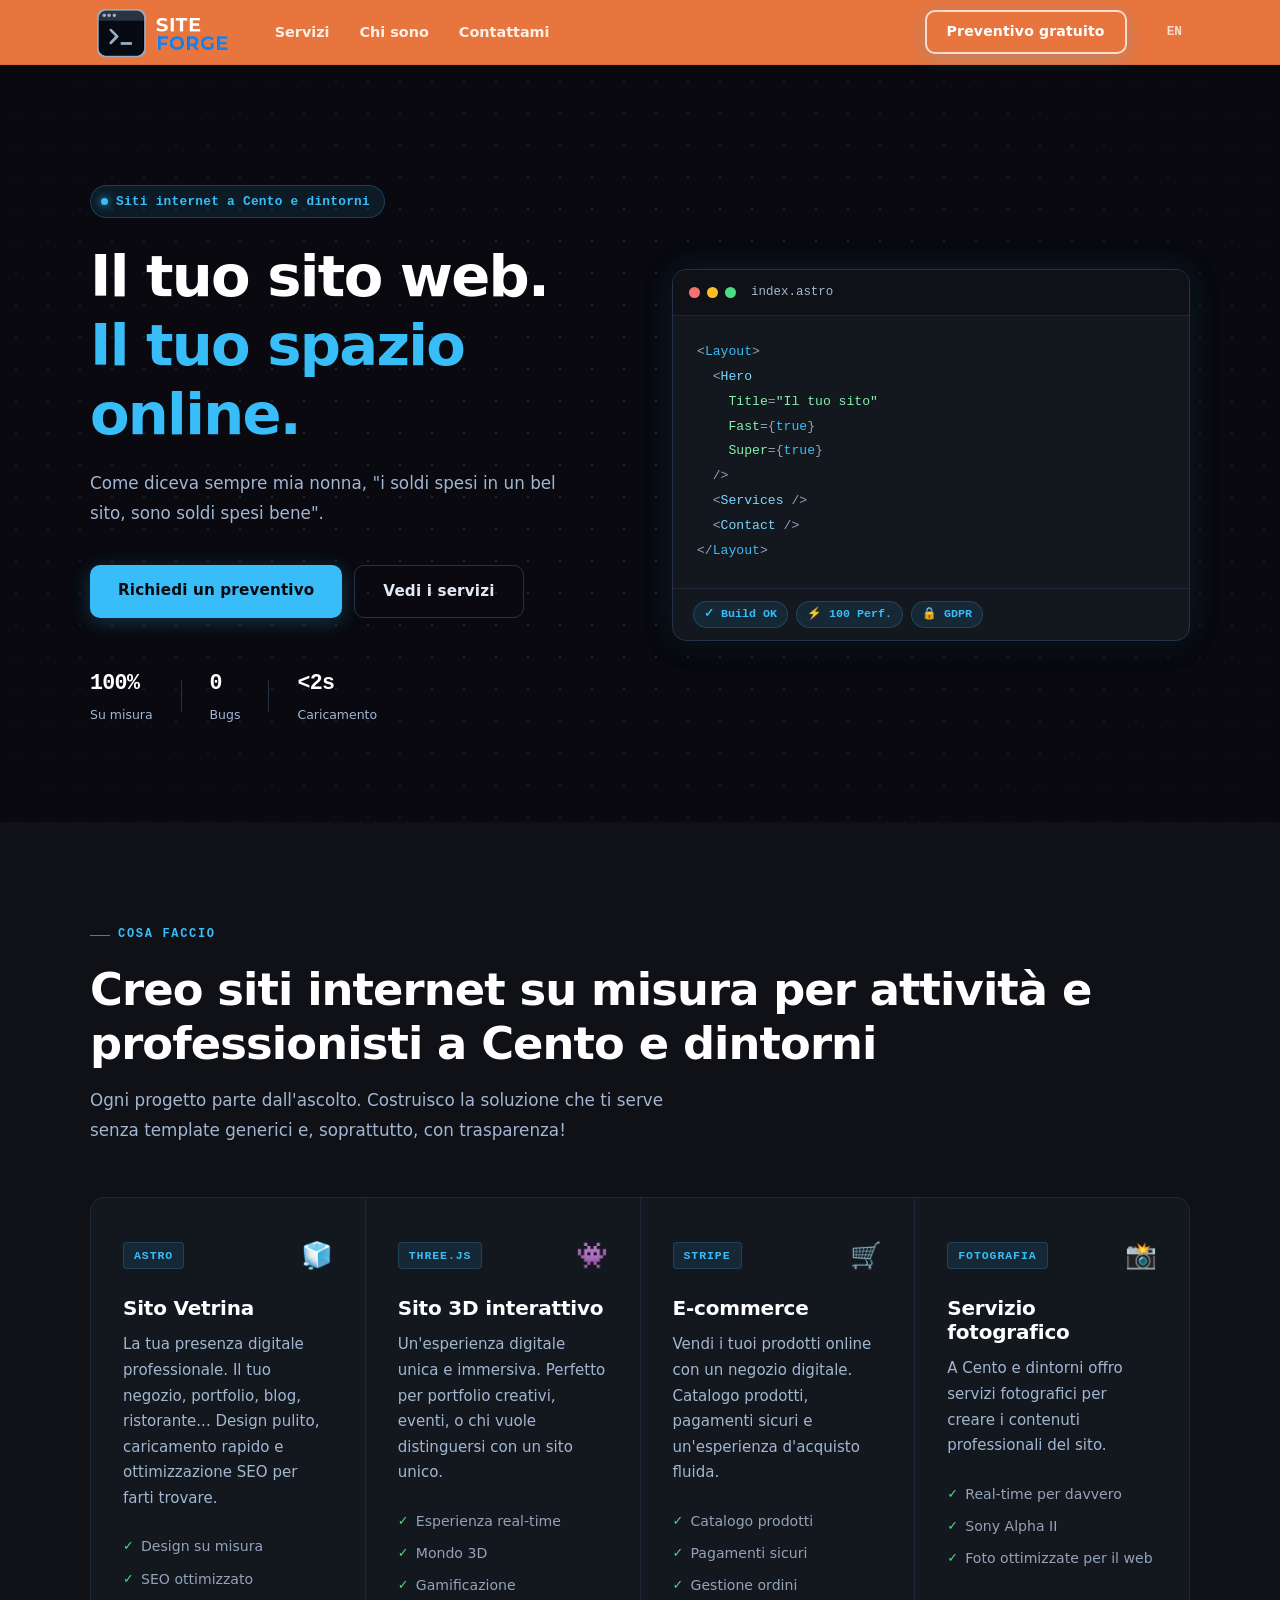
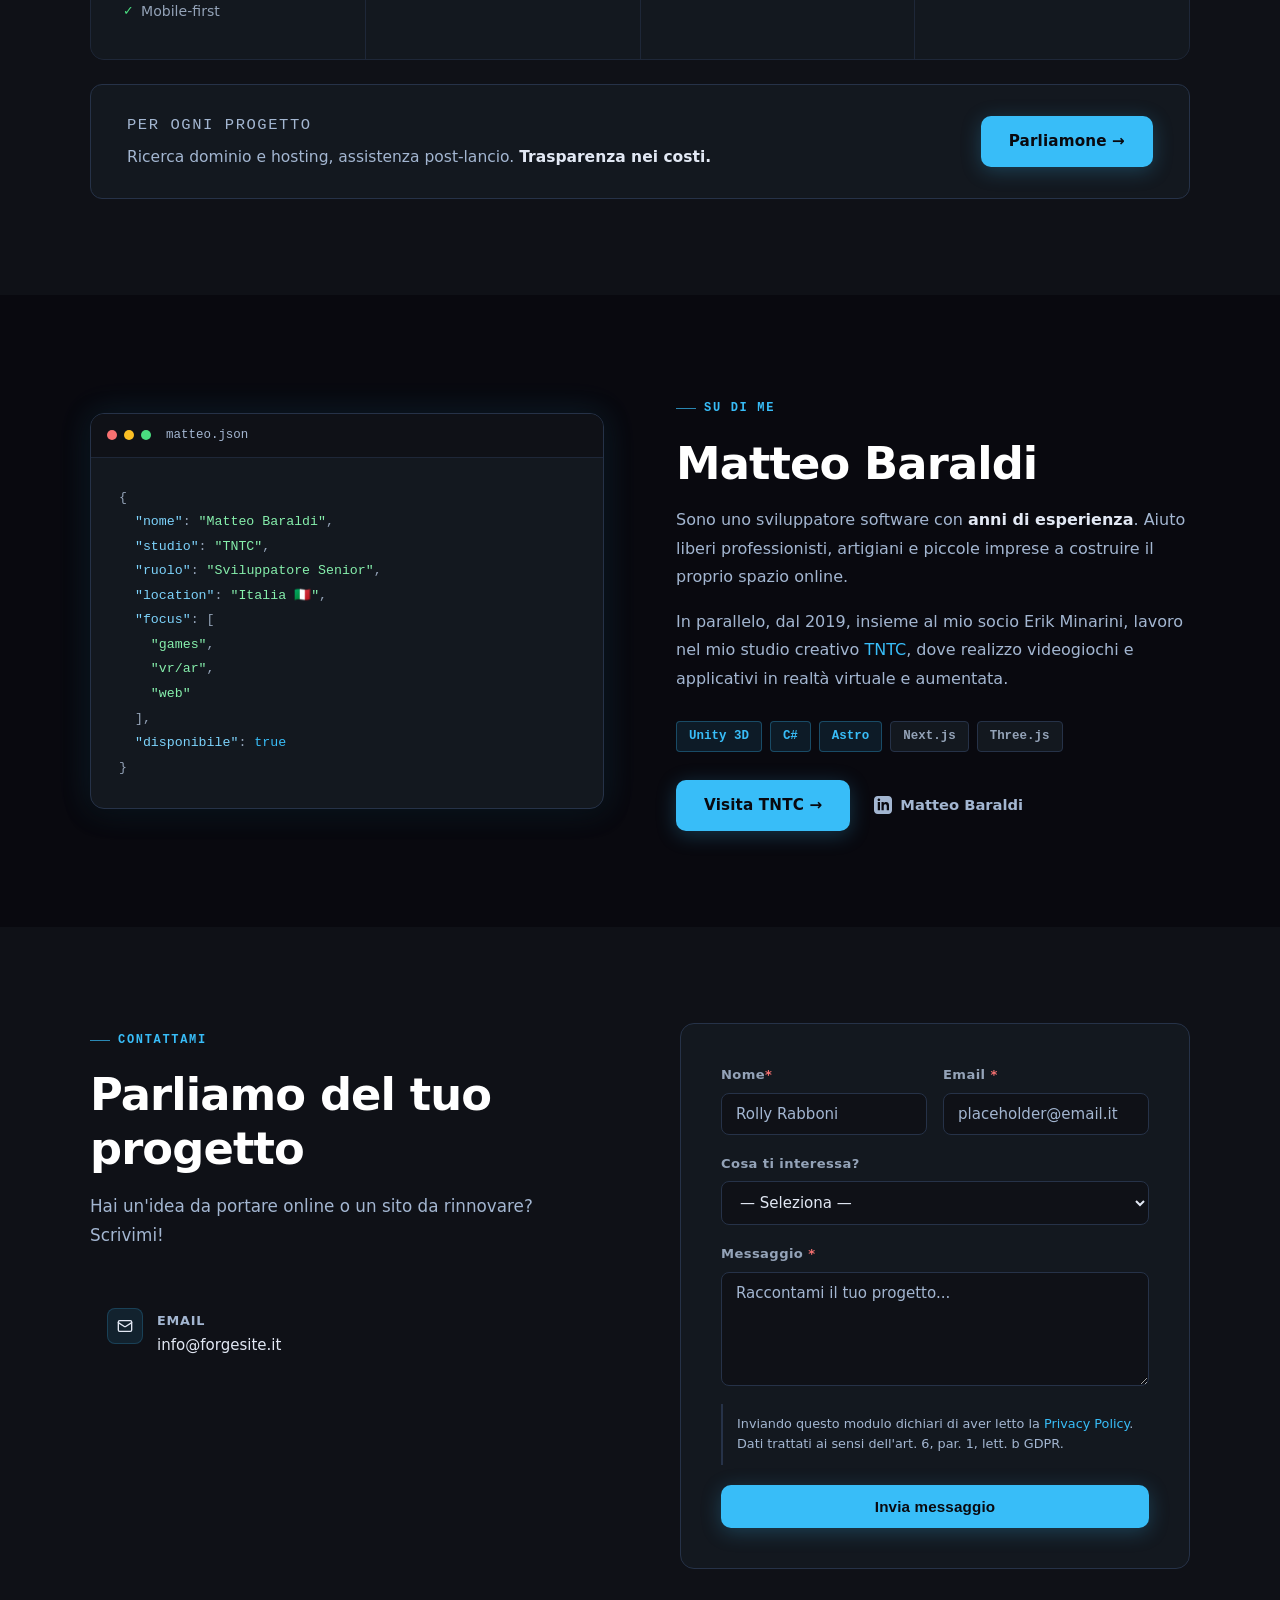
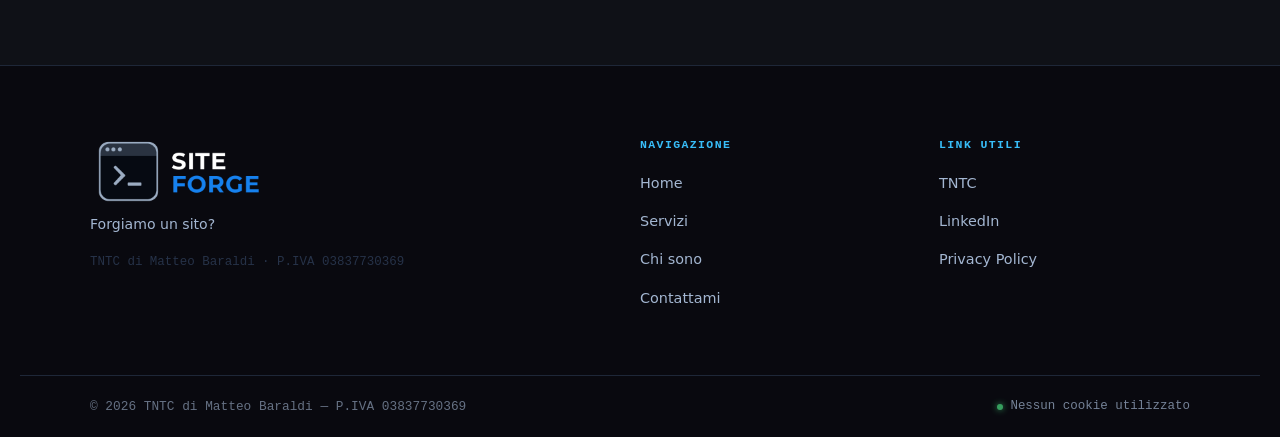
<file: index.html>
<!DOCTYPE html><html lang="it"> <head><meta charset="UTF-8"><meta name="viewport" content="width=device-width, initial-scale=1.0"><meta name="description" content="Realizzo siti vetrina, e-commerce e siti 3D interattivi per attività e professionisti di Cento e dintorni. Design moderno, caricamento veloce e SEO ottimizzato."><meta name="author" content="Matteo Baraldi — TNTC"><meta name="robots" content="index, follow"><!-- Canonical --><link rel="canonical" href="https://forgesite.it/"><link rel="alternate" hreflang="it" href="https://forgesite.it/"><link rel="alternate" hreflang="en" href="https://forgesite.it/en/"><link rel="alternate" hreflang="x-default" href="https://forgesite.it/"><!-- Open Graph --><meta property="og:site_name" content="SITE FORGE"><meta property="og:title" content="Siti internet e web design a Cento e dintorni | SITE FORGE"><meta property="og:description" content="Realizzo siti vetrina, e-commerce e siti 3D interattivi per attività e professionisti di Cento e dintorni. Design moderno, caricamento veloce e SEO ottimizzato."><meta property="og:type" content="website"><meta property="og:locale" content="it_IT"><meta property="og:url" content="https://forgesite.it/"><meta property="og:image" content="https://forgesite.it/thumb.png"><meta property="og:image:width" content="1200"><meta property="og:image:height" content="627"><meta property="og:image:alt" content="Siti internet e web design a Cento e dintorni | SITE FORGE"><!-- Twitter / X Card --><meta name="twitter:card" content="summary_large_image"><meta name="twitter:title" content="Siti internet e web design a Cento e dintorni | SITE FORGE"><meta name="twitter:description" content="Realizzo siti vetrina, e-commerce e siti 3D interattivi per attività e professionisti di Cento e dintorni. Design moderno, caricamento veloce e SEO ottimizzato."><meta name="twitter:image" content="https://forgesite.it/thumb.png"><meta name="twitter:image:alt" content="Siti internet e web design a Cento e dintorni | SITE FORGE"><!-- JSON-LD Structured Data --><script type="application/ld+json">{"@context":"https://schema.org","@graph":[{"@type":"Person","@id":"https://forgesite.it/#person","name":"Matteo Baraldi","url":"https://forgesite.it","email":"info@forgesite.it","jobTitle":"Senior Developer","worksFor":{"@type":"Organization","name":"TNTC di Matteo Baraldi","legalName":"TNTC di Matteo Baraldi","taxID":"03837730369","url":"https://toughnuttocrack.it"},"areaServed":["Cento"],"knowsAbout":["Web Development","Astro","Three.js","E-commerce","SEO"],"sameAs":["https://toughnuttocrack.it","https://www.linkedin.com/in/matteo-baraldi-51747b103"]},{"@type":"ProfessionalService","@id":"https://forgesite.it/#business","name":"SITE FORGE","url":"https://forgesite.it","email":"info@forgesite.it","image":"https://forgesite.it/thumb.png","logo":"https://forgesite.it/512.png","description":"Realizzo siti vetrina, e-commerce e siti 3D interattivi per attività e professionisti di Cento e dintorni. Design moderno, caricamento veloce e SEO ottimizzato.","founder":{"@id":"https://forgesite.it/#person"},"address":{"@type":"PostalAddress","addressRegion":"Emilia-Romagna","addressCountry":"IT"},"areaServed":[{"@type":"City","name":"Cento"},{"@type":"Country","name":"Italia"}],"priceRange":"€€","knowsLanguage":["it","en"]},{"@type":"WebSite","@id":"https://forgesite.it/#website","url":"https://forgesite.it","name":"SITE FORGE","description":"Realizzo siti vetrina, e-commerce e siti 3D interattivi per attività e professionisti di Cento e dintorni. Design moderno, caricamento veloce e SEO ottimizzato.","publisher":{"@id":"https://forgesite.it/#person"},"inLanguage":"it-IT"}]}</script><title>Siti internet e web design a Cento e dintorni | SITE FORGE</title><link rel="icon" type="image/png" sizes="32x32" href="/favicon.png"><link rel="icon" type="image/png" sizes="128x128" href="/128.png"><link rel="icon" type="image/png" sizes="256x256" href="/256.png"><link rel="apple-touch-icon" sizes="256x256" href="/256.png"><!-- GoatCounter analytics — no cookies, GDPR compliant --><script data-goatcounter="https://siteforge.goatcounter.com/count" async src="//gc.zgo.at/count.js"></script><link rel="stylesheet" href="/_astro/index.D1YU9sCZ.css">
<link rel="stylesheet" href="/_astro/index.CNVPacbz.css"></head> <body>  <header class="site-header" id="top" data-astro-cid-3ef6ksr2> <div class="header-inner container" data-astro-cid-3ef6ksr2> <a href="/" class="logo" aria-label="SITE FORGE — torna su" data-astro-cid-3ef6ksr2> <img src="/256.png" alt="" class="logo-img" width="256" height="256" data-astro-cid-3ef6ksr2> </a> <nav aria-label="Navigazione principale" data-astro-cid-3ef6ksr2> <ul class="nav-list" data-astro-cid-3ef6ksr2> <li data-astro-cid-3ef6ksr2><a href="#servizi" class="nav-link" data-astro-cid-3ef6ksr2>Servizi</a></li><li data-astro-cid-3ef6ksr2><a href="#chi-sono" class="nav-link" data-astro-cid-3ef6ksr2>Chi sono</a></li><li data-astro-cid-3ef6ksr2><a href="#contattami" class="nav-link" data-astro-cid-3ef6ksr2>Contattami</a></li> </ul> </nav> <a href="#contattami" class="btn btn-primary header-cta" data-astro-cid-3ef6ksr2>Preventivo gratuito</a> <a href="/en/" class="lang-switch" data-astro-cid-3ef6ksr2>EN</a> <button class="burger" aria-label="Apri menu" aria-expanded="false" aria-controls="mobile-menu" data-astro-cid-3ef6ksr2> <span data-astro-cid-3ef6ksr2></span><span data-astro-cid-3ef6ksr2></span><span data-astro-cid-3ef6ksr2></span> </button> </div> <div class="mobile-menu" id="mobile-menu" aria-hidden="true" data-astro-cid-3ef6ksr2> <ul data-astro-cid-3ef6ksr2> <li data-astro-cid-3ef6ksr2><a href="#servizi" class="mobile-link" data-astro-cid-3ef6ksr2>Servizi</a></li><li data-astro-cid-3ef6ksr2><a href="#chi-sono" class="mobile-link" data-astro-cid-3ef6ksr2>Chi sono</a></li><li data-astro-cid-3ef6ksr2><a href="#contattami" class="mobile-link" data-astro-cid-3ef6ksr2>Contattami</a></li> <li data-astro-cid-3ef6ksr2><a href="#contattami" class="btn btn-primary" style="margin-top:8px;display:block;text-align:center;" data-astro-cid-3ef6ksr2>Preventivo gratuito</a></li> <li data-astro-cid-3ef6ksr2><a href="/en/" class="mobile-link" data-astro-cid-3ef6ksr2>EN</a></li> </ul> </div> </header> <script type="module">const t=document.querySelector(".burger"),r=document.getElementById("mobile-menu");t.addEventListener("click",()=>{const e=t.getAttribute("aria-expanded")==="true";t.setAttribute("aria-expanded",String(!e)),r.setAttribute("aria-hidden",String(e)),r.classList.toggle("open",!e),t.classList.toggle("active",!e)});document.querySelectorAll(".mobile-link").forEach(e=>{e.addEventListener("click",()=>{t.setAttribute("aria-expanded","false"),r.setAttribute("aria-hidden","true"),r.classList.remove("open"),t.classList.remove("active")})});const i=document.querySelector(".site-header");window.addEventListener("scroll",()=>{i.classList.toggle("scrolled",window.scrollY>40)},{passive:!0});</script>  <main> <section class="hero" aria-label="Introduzione" data-astro-cid-bbe6dxrz> <!-- dot grid background --> <div class="hero-grid" aria-hidden="true" data-astro-cid-bbe6dxrz></div> <div class="hero-inner container" data-astro-cid-bbe6dxrz> <div class="hero-content fade-in" data-astro-cid-bbe6dxrz> <div class="hero-badge" data-astro-cid-bbe6dxrz> <span class="badge-dot" data-astro-cid-bbe6dxrz></span> <span data-astro-cid-bbe6dxrz>Siti internet a Cento e dintorni</span> </div> <h1 class="hero-title" data-astro-cid-bbe6dxrz> Il tuo sito web.<br data-astro-cid-bbe6dxrz> <span class="accent" data-astro-cid-bbe6dxrz>Il tuo spazio online.</span> </h1> <p class="hero-desc" data-astro-cid-bbe6dxrz> Come diceva sempre mia nonna, &quot;i soldi spesi in un bel sito, sono soldi spesi bene&quot;. </p> <div class="hero-actions" data-astro-cid-bbe6dxrz> <a href="#contattami" class="btn btn-primary" data-astro-cid-bbe6dxrz>Richiedi un preventivo</a> <a href="#servizi" class="btn btn-outline" data-astro-cid-bbe6dxrz>Vedi i servizi</a> </div> <div class="hero-stats" data-astro-cid-bbe6dxrz> <div class="stat" data-astro-cid-bbe6dxrz> <span class="stat-n" data-astro-cid-bbe6dxrz>100%</span> <span class="stat-l" data-astro-cid-bbe6dxrz>Su misura</span> </div> <div class="stat-divider" aria-hidden="true" data-astro-cid-bbe6dxrz></div> <div class="stat" data-astro-cid-bbe6dxrz> <span class="stat-n" data-astro-cid-bbe6dxrz>0</span> <span class="stat-l" data-astro-cid-bbe6dxrz>Bugs</span> </div> <div class="stat-divider" aria-hidden="true" data-astro-cid-bbe6dxrz></div> <div class="stat" data-astro-cid-bbe6dxrz> <span class="stat-n" data-astro-cid-bbe6dxrz>&lt;2s</span> <span class="stat-l" data-astro-cid-bbe6dxrz>Caricamento</span> </div> </div> </div> <div class="hero-visual fade-in" aria-hidden="true" data-astro-cid-bbe6dxrz> <div class="code-window" data-astro-cid-bbe6dxrz> <div class="code-bar" data-astro-cid-bbe6dxrz> <span class="dot r" data-astro-cid-bbe6dxrz></span><span class="dot y" data-astro-cid-bbe6dxrz></span><span class="dot g" data-astro-cid-bbe6dxrz></span> <span class="code-filename" data-astro-cid-bbe6dxrz>index.astro</span> </div> <pre class="code-body" data-astro-cid-bbe6dxrz><span class="c-muted" data-astro-cid-bbe6dxrz>&lt;</span><span class="c-accent" data-astro-cid-bbe6dxrz>Layout</span><span class="c-muted" data-astro-cid-bbe6dxrz>&gt;</span>
  <span class="c-muted" data-astro-cid-bbe6dxrz>&lt;</span><span class="c-blue" data-astro-cid-bbe6dxrz>Hero</span>
    <span class="c-green" data-astro-cid-bbe6dxrz>Title</span><span class="c-muted" data-astro-cid-bbe6dxrz>=</span><span class="c-green" data-astro-cid-bbe6dxrz>"Il tuo sito"</span>
    <span class="c-green" data-astro-cid-bbe6dxrz>Fast</span><span class="c-muted" data-astro-cid-bbe6dxrz>=&lbrace;</span><span class="c-accent" data-astro-cid-bbe6dxrz>true</span><span class="c-muted" data-astro-cid-bbe6dxrz>&rbrace;</span>
    <span class="c-green" data-astro-cid-bbe6dxrz>Super</span><span class="c-muted" data-astro-cid-bbe6dxrz>=&lbrace;</span><span class="c-accent" data-astro-cid-bbe6dxrz>true</span><span class="c-muted" data-astro-cid-bbe6dxrz>&rbrace;</span>
  <span class="c-muted" data-astro-cid-bbe6dxrz>/&gt;</span>
  <span class="c-muted" data-astro-cid-bbe6dxrz>&lt;</span><span class="c-blue" data-astro-cid-bbe6dxrz>Services</span> <span class="c-muted" data-astro-cid-bbe6dxrz>/&gt;</span>
  <span class="c-muted" data-astro-cid-bbe6dxrz>&lt;</span><span class="c-blue" data-astro-cid-bbe6dxrz>Contact</span> <span class="c-muted" data-astro-cid-bbe6dxrz>/&gt;</span>
<span class="c-muted" data-astro-cid-bbe6dxrz>&lt;/</span><span class="c-accent" data-astro-cid-bbe6dxrz>Layout</span><span class="c-muted" data-astro-cid-bbe6dxrz>&gt;</span></pre> <div class="code-footer" data-astro-cid-bbe6dxrz> <span class="pill" data-astro-cid-bbe6dxrz>✓ Build OK</span> <span class="pill" data-astro-cid-bbe6dxrz>⚡ 100 Perf.</span> <span class="pill" data-astro-cid-bbe6dxrz>🔒 GDPR</span> </div> </div> </div> </div> </section>  <section id="servizi" aria-labelledby="servizi-title" data-astro-cid-w6twagzt> <div class="container" data-astro-cid-w6twagzt> <div class="fade-in" data-astro-cid-w6twagzt> <span class="section-label" data-astro-cid-w6twagzt>Cosa faccio</span> <h2 class="section-title" id="servizi-title" data-astro-cid-w6twagzt>Creo siti internet su misura per attività e professionisti a Cento e dintorni</h2> <p class="section-subtitle" data-astro-cid-w6twagzt> Ogni progetto parte dall&#39;ascolto. Costruisco la soluzione che ti serve senza template generici e, soprattutto, con trasparenza! </p> </div> <div class="servizi-grid" data-astro-cid-w6twagzt> <article class="card fade-in" style="transition-delay: 0s" data-astro-cid-w6twagzt> <div class="card-top" data-astro-cid-w6twagzt> <span class="card-tag" data-astro-cid-w6twagzt>Astro</span> <span class="card-emoji" aria-hidden="true" data-astro-cid-w6twagzt>🧊</span> </div> <h3 class="card-title" data-astro-cid-w6twagzt>Sito Vetrina</h3> <p class="card-desc" data-astro-cid-w6twagzt>La tua presenza digitale professionale. Il tuo negozio, portfolio, blog, ristorante...  Design pulito, caricamento rapido e ottimizzazione SEO per farti trovare.</p> <ul class="card-punti" data-astro-cid-w6twagzt> <li data-astro-cid-w6twagzt>Design su misura</li><li data-astro-cid-w6twagzt>SEO ottimizzato</li><li data-astro-cid-w6twagzt>Mobile-first</li> </ul> </article><article class="card fade-in" style="transition-delay: 0.12s" data-astro-cid-w6twagzt> <div class="card-top" data-astro-cid-w6twagzt> <span class="card-tag" data-astro-cid-w6twagzt>Three.js</span> <span class="card-emoji" aria-hidden="true" data-astro-cid-w6twagzt>👾</span> </div> <h3 class="card-title" data-astro-cid-w6twagzt>Sito 3D interattivo</h3> <p class="card-desc" data-astro-cid-w6twagzt>Un&#39;esperienza digitale unica e immersiva. Perfetto per portfolio creativi, eventi, o chi vuole distinguersi con un sito unico.</p> <ul class="card-punti" data-astro-cid-w6twagzt> <li data-astro-cid-w6twagzt>Esperienza real-time</li><li data-astro-cid-w6twagzt>Mondo 3D</li><li data-astro-cid-w6twagzt>Gamificazione</li> </ul> </article><article class="card fade-in" style="transition-delay: 0.24s" data-astro-cid-w6twagzt> <div class="card-top" data-astro-cid-w6twagzt> <span class="card-tag" data-astro-cid-w6twagzt>Stripe</span> <span class="card-emoji" aria-hidden="true" data-astro-cid-w6twagzt>🛒</span> </div> <h3 class="card-title" data-astro-cid-w6twagzt>E-commerce</h3> <p class="card-desc" data-astro-cid-w6twagzt>Vendi i tuoi prodotti online con un negozio digitale. Catalogo prodotti, pagamenti sicuri e un&#39;esperienza d&#39;acquisto fluida.</p> <ul class="card-punti" data-astro-cid-w6twagzt> <li data-astro-cid-w6twagzt>Catalogo prodotti</li><li data-astro-cid-w6twagzt>Pagamenti sicuri</li><li data-astro-cid-w6twagzt>Gestione ordini</li> </ul> </article><article class="card fade-in" style="transition-delay: 0.36s" data-astro-cid-w6twagzt> <div class="card-top" data-astro-cid-w6twagzt> <span class="card-tag" data-astro-cid-w6twagzt>Fotografia</span> <span class="card-emoji" aria-hidden="true" data-astro-cid-w6twagzt>📸</span> </div> <h3 class="card-title" data-astro-cid-w6twagzt>Servizio fotografico</h3> <p class="card-desc" data-astro-cid-w6twagzt>A Cento e dintorni offro servizi fotografici per creare i contenuti professionali del sito.</p> <ul class="card-punti" data-astro-cid-w6twagzt> <li data-astro-cid-w6twagzt>Real-time per davvero</li><li data-astro-cid-w6twagzt>Sony Alpha II</li><li data-astro-cid-w6twagzt>Foto ottimizzate per il web</li> </ul> </article> </div> <div class="servizi-nota fade-in" data-astro-cid-w6twagzt> <div class="nota-text" data-astro-cid-w6twagzt> <p class="nota-label" data-astro-cid-w6twagzt>Per ogni progetto</p> <p data-astro-cid-w6twagzt>Ricerca dominio e hosting, assistenza post-lancio. <strong data-astro-cid-w6twagzt>Trasparenza nei costi.</strong></p> </div> <a href="#contattami" class="btn btn-primary" data-astro-cid-w6twagzt>Parliamone →</a> </div> </div> </section>  <section id="chi-sono" aria-labelledby="chi-sono-title" data-astro-cid-bcfkmavs> <div class="container chi-inner" data-astro-cid-bcfkmavs> <!-- Code-style card left --> <div class="chi-card fade-in" aria-hidden="true" data-astro-cid-bcfkmavs> <div class="card-bar" data-astro-cid-bcfkmavs> <span class="dot r" data-astro-cid-bcfkmavs></span><span class="dot y" data-astro-cid-bcfkmavs></span><span class="dot g" data-astro-cid-bcfkmavs></span> <span class="card-file" data-astro-cid-bcfkmavs>matteo.json</span> </div> <pre class="card-code" data-astro-cid-bcfkmavs><code data-astro-cid-bcfkmavs>&lbrace;
  <span class="k" data-astro-cid-bcfkmavs>"nome"</span>: <span class="s" data-astro-cid-bcfkmavs>"Matteo Baraldi"</span>,
  <span class="k" data-astro-cid-bcfkmavs>"studio"</span>: <span class="s" data-astro-cid-bcfkmavs>"TNTC"</span>,
  <span class="k" data-astro-cid-bcfkmavs>"ruolo"</span>: <span class="s" data-astro-cid-bcfkmavs>"Sviluppatore Senior"</span>,
  <span class="k" data-astro-cid-bcfkmavs>"location"</span>: <span class="s" data-astro-cid-bcfkmavs>"Italia 🇮🇹"</span>,
  <span class="k" data-astro-cid-bcfkmavs>"focus"</span>: [
    <span class="s" data-astro-cid-bcfkmavs>"games"</span>,
    <span class="s" data-astro-cid-bcfkmavs>"vr/ar"</span>,
    <span class="s" data-astro-cid-bcfkmavs>"web"</span>
  ],
  <span class="k" data-astro-cid-bcfkmavs>"disponibile"</span>: <span class="b" data-astro-cid-bcfkmavs>true</span>
&rbrace;</code></pre> </div> <!-- Content right --> <div class="chi-content fade-in" data-astro-cid-bcfkmavs> <span class="section-label" data-astro-cid-bcfkmavs>Su di me</span> <h2 class="section-title" id="chi-sono-title" data-astro-cid-bcfkmavs>Matteo Baraldi</h2> <p class="chi-desc" data-astro-cid-bcfkmavs> Sono uno sviluppatore software con <strong data-astro-cid-bcfkmavs>anni di esperienza</strong>. Aiuto liberi professionisti, artigiani e piccole imprese a costruire il proprio spazio online. </p> <p class="chi-desc" data-astro-cid-bcfkmavs> In parallelo, dal 2019, insieme al mio socio Erik Minarini, lavoro nel mio studio creativo <a href="https://toughnuttocrack.it/" target="_blank" rel="noopener noreferrer" data-astro-cid-bcfkmavs>TNTC</a>, dove realizzo videogiochi e applicativi in realtà virtuale e aumentata. </p> <div class="skills-wrap" data-astro-cid-bcfkmavs> <span class="skill skill--accent" data-astro-cid-bcfkmavs>Unity 3D</span><span class="skill skill--accent" data-astro-cid-bcfkmavs>C#</span><span class="skill skill--accent" data-astro-cid-bcfkmavs>Astro</span><span class="skill " data-astro-cid-bcfkmavs>Next.js</span><span class="skill " data-astro-cid-bcfkmavs>Three.js</span> </div> <div class="chi-ctas" data-astro-cid-bcfkmavs> <a href="https://toughnuttocrack.it/" target="_blank" rel="noopener noreferrer" class="btn btn-primary" data-astro-cid-bcfkmavs> Visita TNTC → </a> <a href="https://www.linkedin.com/in/matteo-baraldi-51747b103" target="_blank" rel="noopener noreferrer" class="link-social" data-astro-cid-bcfkmavs> <svg xmlns="http://www.w3.org/2000/svg" width="18" height="18" viewBox="0 0 24 24" fill="currentColor" aria-hidden="true" data-astro-cid-bcfkmavs><path d="M19 0h-14c-2.761 0-5 2.239-5 5v14c0 2.761 2.239 5 5 5h14c2.762 0 5-2.239 5-5v-14c0-2.761-2.238-5-5-5zm-11 19h-3v-11h3v11zm-1.5-12.268c-.966 0-1.75-.79-1.75-1.764s.784-1.764 1.75-1.764 1.75.79 1.75 1.764-.783 1.764-1.75 1.764zm13.5 12.268h-3v-5.604c0-3.368-4-3.113-4 0v5.604h-3v-11h3v1.765c1.396-2.586 7-2.777 7 2.476v6.759z" data-astro-cid-bcfkmavs></path></svg>
Matteo Baraldi
</a> </div> </div> </div> </section>  <section id="contattami" aria-labelledby="contattami-title" data-astro-cid-ndt6a6d4> <div class="container" data-astro-cid-ndt6a6d4> <div class="contattami-inner" data-astro-cid-ndt6a6d4> <div class="contattami-info fade-in" data-astro-cid-ndt6a6d4> <span class="section-label" data-astro-cid-ndt6a6d4>Contattami</span> <h2 class="section-title" id="contattami-title" data-astro-cid-ndt6a6d4>Parliamo del tuo progetto</h2> <p class="section-subtitle" style="margin-bottom:40px;" data-astro-cid-ndt6a6d4> Hai un&#39;idea da portare online o un sito da rinnovare? Scrivimi! </p> <div class="info-list" data-astro-cid-ndt6a6d4> <a href="mailto:info@forgesite.it" class="info-item" data-astro-cid-ndt6a6d4> <span class="info-icon" data-astro-cid-ndt6a6d4> <svg xmlns="http://www.w3.org/2000/svg" width="16" height="16" viewBox="0 0 24 24" fill="none" stroke="currentColor" stroke-width="2" stroke-linecap="round" stroke-linejoin="round" aria-hidden="true" data-astro-cid-ndt6a6d4><rect width="20" height="16" x="2" y="4" rx="2" data-astro-cid-ndt6a6d4></rect><path d="m22 7-8.97 5.7a1.94 1.94 0 0 1-2.06 0L2 7" data-astro-cid-ndt6a6d4></path></svg> </span> <div data-astro-cid-ndt6a6d4> <strong data-astro-cid-ndt6a6d4>Email</strong> <span data-astro-cid-ndt6a6d4>info@forgesite.it</span> </div> </a> <!-- <a href="https://toughnuttocrack.it/" target="_blank" rel="noopener noreferrer" class="info-item">
            <span class="info-icon">
              <svg xmlns="http://www.w3.org/2000/svg" width="16" height="16" viewBox="0 0 24 24" fill="none" stroke="currentColor" stroke-width="2" stroke-linecap="round" stroke-linejoin="round" aria-hidden="true"><circle cx="12" cy="12" r="10"/><path d="M12 2a14.5 14.5 0 0 0 0 20 14.5 14.5 0 0 0 0-20"/><path d="M2 12h20"/></svg>
            </span>
            <div>
              <strong>Studio</strong>
              <span>toughnuttocrack.it</span>
            </div>
          </a>

          <div class="info-item">
            <span class="info-icon">
              <svg xmlns="http://www.w3.org/2000/svg" width="16" height="16" viewBox="0 0 24 24" fill="none" stroke="currentColor" stroke-width="2" stroke-linecap="round" stroke-linejoin="round" aria-hidden="true"><path d="M12 22s8-4 8-10V5l-8-3-8 3v7c0 6 8 10 8 10z"/></svg>
            </span>
            <div>
              <strong>Privacy</strong>
              <span>Nessun cookie · Nessun tracciamento</span>
            </div>
          </div> --> </div> </div> <div class="form-wrap fade-in" data-astro-cid-ndt6a6d4> <form id="contact-form" action="https://formspree.io/f/xwvynqne" method="POST" novalidate data-astro-cid-ndt6a6d4> <div class="form-row" data-astro-cid-ndt6a6d4> <div class="form-group" data-astro-cid-ndt6a6d4> <label for="nome" data-astro-cid-ndt6a6d4>Nome<span aria-hidden="true" data-astro-cid-ndt6a6d4>*</span></label> <input type="text" id="nome" name="nome" required placeholder="Rolly Rabboni" autocomplete="name" data-astro-cid-ndt6a6d4> </div> <div class="form-group" data-astro-cid-ndt6a6d4> <label for="email" data-astro-cid-ndt6a6d4>Email <span aria-hidden="true" data-astro-cid-ndt6a6d4>*</span></label> <input type="email" id="email" name="email" required placeholder="placeholder@email.it" autocomplete="email" data-astro-cid-ndt6a6d4> </div> </div> <div class="form-group" data-astro-cid-ndt6a6d4> <label for="servizio" data-astro-cid-ndt6a6d4>Cosa ti interessa?</label> <select id="servizio" name="servizio" data-astro-cid-ndt6a6d4> <option value="" data-astro-cid-ndt6a6d4>— Seleziona —</option> <option value="vetrina" data-astro-cid-ndt6a6d4>Sito Vetrina</option><option value="ecommerce" data-astro-cid-ndt6a6d4>E-commerce</option><option value="restyling" data-astro-cid-ndt6a6d4>Restyling sito esistente</option><option value="sito3d" data-astro-cid-ndt6a6d4>Sito 3D</option><option value="altro" data-astro-cid-ndt6a6d4>Altro</option> </select> </div> <div class="form-group" data-astro-cid-ndt6a6d4> <label for="messaggio" data-astro-cid-ndt6a6d4>Messaggio <span aria-hidden="true" data-astro-cid-ndt6a6d4>*</span></label> <textarea id="messaggio" name="messaggio" required rows="5" placeholder="Raccontami il tuo progetto..." data-astro-cid-ndt6a6d4></textarea> </div> <!-- Honeypot anti-spam --> <input type="text" name="_gotcha" style="display:none" tabindex="-1" autocomplete="off" data-astro-cid-ndt6a6d4> <input type="hidden" name="_subject" value="Nuovo messaggio da SITE FORGE" data-astro-cid-ndt6a6d4> <div class="form-privacy" data-astro-cid-ndt6a6d4> <p class="privacy-notice" data-astro-cid-ndt6a6d4> Inviando questo modulo dichiari di aver letto la <a href="/privacy-policy" target="_blank" data-astro-cid-ndt6a6d4>Privacy Policy</a>.  Dati trattati ai sensi dell&#39;art. 6, par. 1, lett. b GDPR. </p> </div> <button type="submit" class="btn btn-primary btn-submit" id="submit-btn" data-submit-label="Invia messaggio" data-submitting-label="Invio in corso…" data-success-label="✓ Messaggio inviato!" data-error-label="✗ Errore nell'invio. Scrivimi a info@forgesite.it" data-astro-cid-ndt6a6d4> Invia messaggio </button> <div class="form-status" id="form-status" aria-live="polite" aria-atomic="true" data-astro-cid-ndt6a6d4></div> </form> </div> </div> </div> </section> <script type="module">const e=document.getElementById("contact-form"),s=document.getElementById("form-status"),t=document.getElementById("submit-btn");e.addEventListener("submit",async a=>{if(a.preventDefault(),!e.checkValidity()){e.reportValidity();return}const n=t.dataset.submitLabel,o=t.dataset.submittingLabel,c=t.dataset.successLabel,r=t.dataset.errorLabel;t.disabled=!0,t.textContent=o,s.textContent="",s.className="form-status";try{if((await fetch(e.action,{method:"POST",body:new FormData(e),headers:{Accept:"application/json"}})).ok)s.textContent=c,s.classList.add("success"),e.reset();else throw new Error}catch{s.textContent=r,s.classList.add("error")}finally{t.disabled=!1,t.textContent=n}});</script>  </main> <footer class="site-footer" data-astro-cid-sz7xmlte> <div class="container footer-inner" data-astro-cid-sz7xmlte> <div class="footer-brand" data-astro-cid-sz7xmlte> <a href="/" class="logo" aria-label="SITE FORGE — torna in cima" data-astro-cid-sz7xmlte> <img src="/512.png" alt="" class="logo-img" width="512" height="512" data-astro-cid-sz7xmlte> </a> <p class="footer-tagline" data-astro-cid-sz7xmlte>Forgiamo un sito?</p> <p class="footer-piva" data-astro-cid-sz7xmlte>TNTC di Matteo Baraldi · P.IVA 03837730369</p> </div> <nav class="footer-nav" aria-label="Link rapidi footer" data-astro-cid-sz7xmlte> <h3 data-astro-cid-sz7xmlte>Navigazione</h3> <ul data-astro-cid-sz7xmlte> <li data-astro-cid-sz7xmlte><a href="#top" data-astro-cid-sz7xmlte>Home</a></li><li data-astro-cid-sz7xmlte><a href="#servizi" data-astro-cid-sz7xmlte>Servizi</a></li><li data-astro-cid-sz7xmlte><a href="#chi-sono" data-astro-cid-sz7xmlte>Chi sono</a></li><li data-astro-cid-sz7xmlte><a href="#contattami" data-astro-cid-sz7xmlte>Contattami</a></li> </ul> </nav> <div class="footer-links" data-astro-cid-sz7xmlte> <h3 data-astro-cid-sz7xmlte>Link utili</h3> <ul data-astro-cid-sz7xmlte> <li data-astro-cid-sz7xmlte><a href="https://toughnuttocrack.it/" target="_blank" rel="noopener noreferrer" data-astro-cid-sz7xmlte>TNTC</a></li> <li data-astro-cid-sz7xmlte><a href="https://www.linkedin.com/in/matteo-baraldi-51747b103" target="_blank" rel="noopener noreferrer" data-astro-cid-sz7xmlte>LinkedIn</a></li> <li data-astro-cid-sz7xmlte><a href="/privacy-policy" data-astro-cid-sz7xmlte>Privacy Policy</a></li> </ul> </div> <!-- <div class="footer-contact">
      <h3>Contatti</h3>
      <ul>
        <li><a href="mailto:info@forgesite.it">info@forgesite.it</a></li>
      </ul>
    </div> --> </div> <div class="footer-bottom" data-astro-cid-sz7xmlte> <div class="container footer-bottom-inner" data-astro-cid-sz7xmlte> <p class="footer-copy" data-astro-cid-sz7xmlte>© 2026 TNTC di Matteo Baraldi — P.IVA 03837730369</p> <p class="footer-badge" data-astro-cid-sz7xmlte> <span class="badge-dot" data-astro-cid-sz7xmlte></span> Nessun cookie utilizzato </p> </div> </div> </footer>   <script type="module">const s=new IntersectionObserver(e=>e.forEach(r=>{r.isIntersecting&&(r.target.classList.add("visible"),s.unobserve(r.target))}),{threshold:.12});document.querySelectorAll(".fade-in").forEach(e=>s.observe(e));</script> </body> </html>
</file>
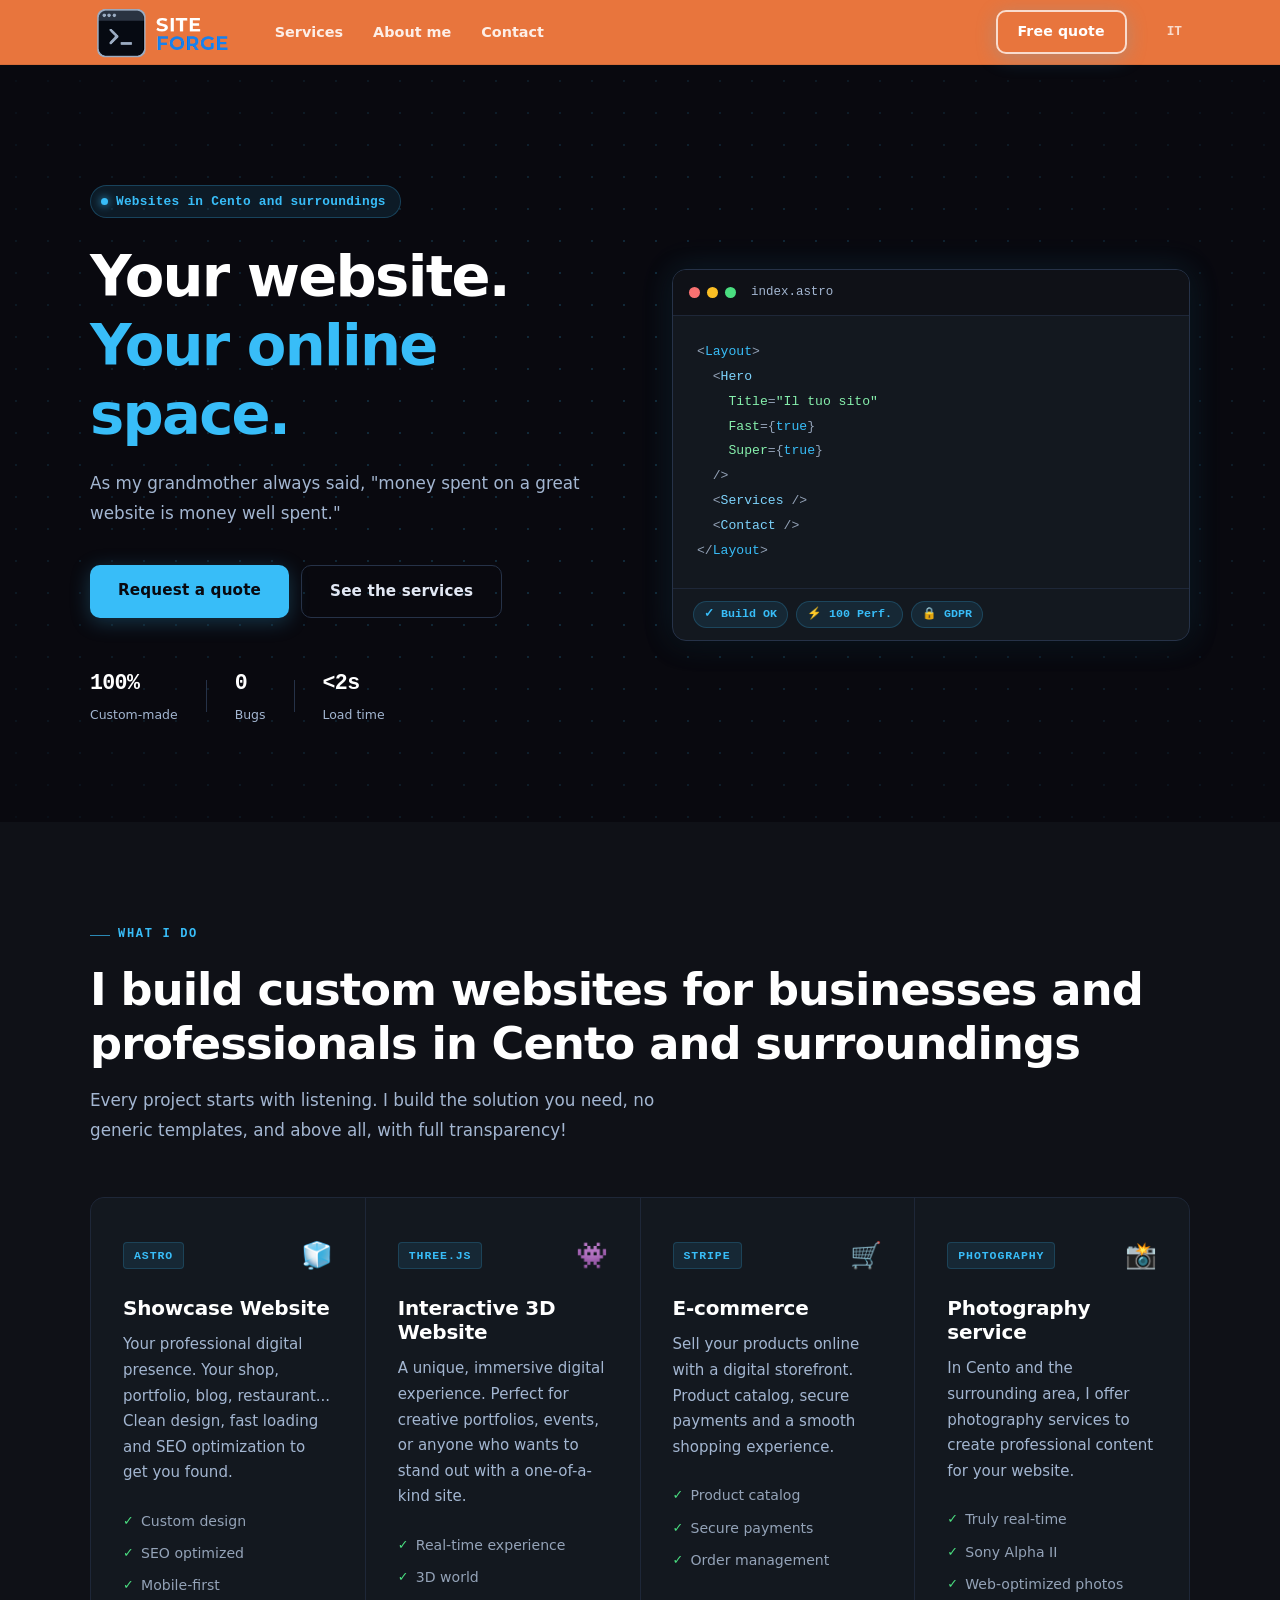
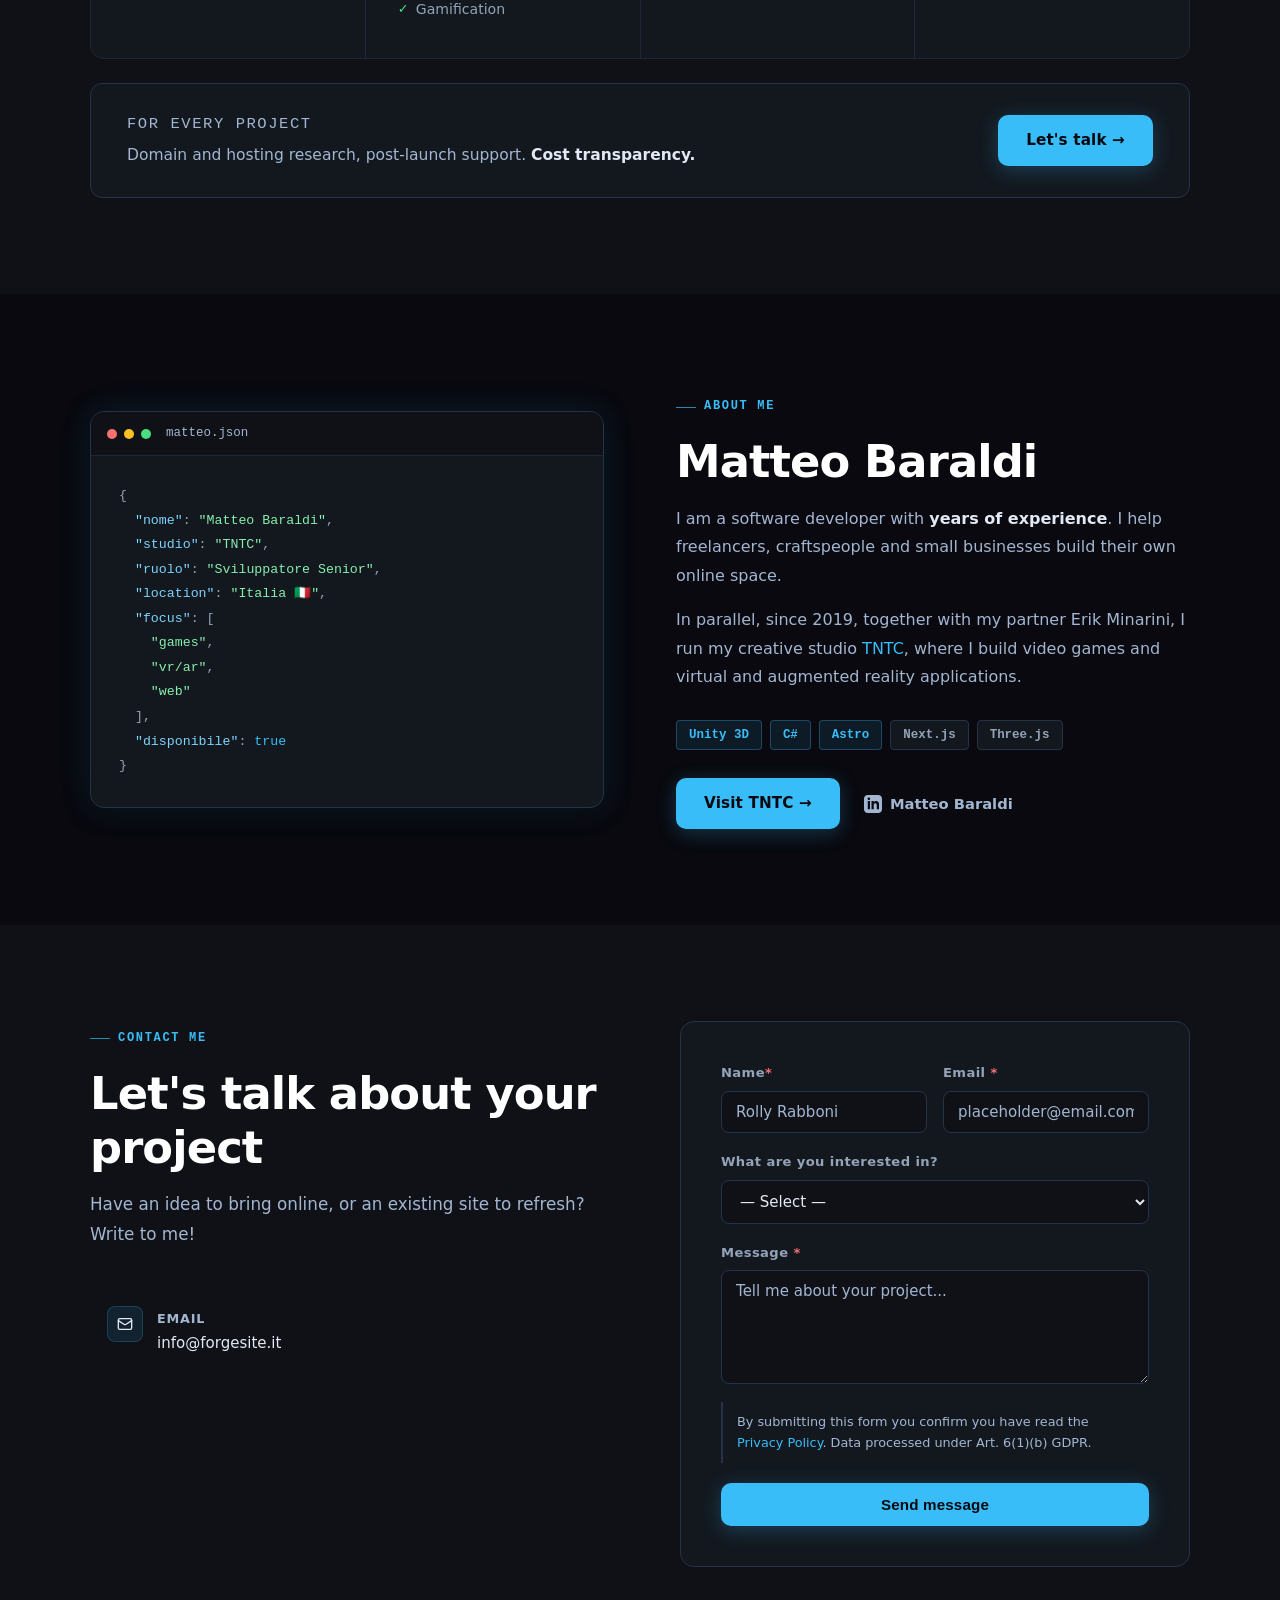
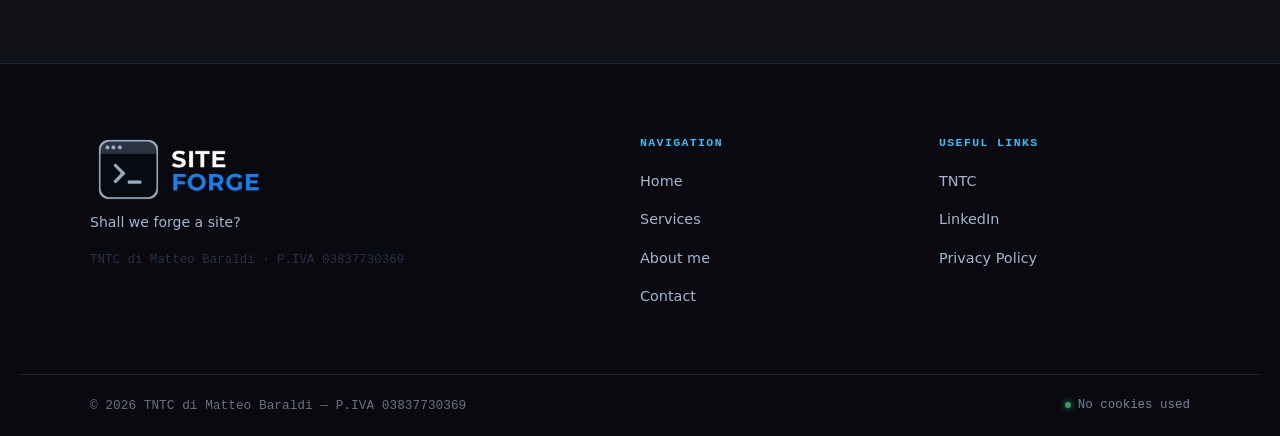
<file: en/index.html>
<!DOCTYPE html><html lang="en"> <head><meta charset="UTF-8"><meta name="viewport" content="width=device-width, initial-scale=1.0"><meta name="description" content="I build showcase sites, e-commerce stores and interactive 3D websites for businesses and professionals in Cento (Italy) and the surrounding area. Modern design, fast loading, SEO optimized."><meta name="author" content="Matteo Baraldi — TNTC"><meta name="robots" content="index, follow"><!-- Canonical --><link rel="canonical" href="https://forgesite.it/en/"><link rel="alternate" hreflang="it" href="https://forgesite.it/"><link rel="alternate" hreflang="en" href="https://forgesite.it/en/"><link rel="alternate" hreflang="x-default" href="https://forgesite.it/"><!-- Open Graph --><meta property="og:site_name" content="SITE FORGE"><meta property="og:title" content="Websites and web design in Cento, Italy and surroundings | SITE FORGE"><meta property="og:description" content="I build showcase sites, e-commerce stores and interactive 3D websites for businesses and professionals in Cento (Italy) and the surrounding area. Modern design, fast loading, SEO optimized."><meta property="og:type" content="website"><meta property="og:locale" content="en_US"><meta property="og:url" content="https://forgesite.it/en/"><meta property="og:image" content="https://forgesite.it/thumb.png"><meta property="og:image:width" content="1200"><meta property="og:image:height" content="627"><meta property="og:image:alt" content="Websites and web design in Cento, Italy and surroundings | SITE FORGE"><!-- Twitter / X Card --><meta name="twitter:card" content="summary_large_image"><meta name="twitter:title" content="Websites and web design in Cento, Italy and surroundings | SITE FORGE"><meta name="twitter:description" content="I build showcase sites, e-commerce stores and interactive 3D websites for businesses and professionals in Cento (Italy) and the surrounding area. Modern design, fast loading, SEO optimized."><meta name="twitter:image" content="https://forgesite.it/thumb.png"><meta name="twitter:image:alt" content="Websites and web design in Cento, Italy and surroundings | SITE FORGE"><!-- JSON-LD Structured Data --><script type="application/ld+json">{"@context":"https://schema.org","@graph":[{"@type":"Person","@id":"https://forgesite.it/#person","name":"Matteo Baraldi","url":"https://forgesite.it","email":"info@forgesite.it","jobTitle":"Senior Developer","worksFor":{"@type":"Organization","name":"TNTC di Matteo Baraldi","legalName":"TNTC di Matteo Baraldi","taxID":"03837730369","url":"https://toughnuttocrack.it"},"areaServed":["Cento"],"knowsAbout":["Web Development","Astro","Three.js","E-commerce","SEO"],"sameAs":["https://toughnuttocrack.it","https://www.linkedin.com/in/matteo-baraldi-51747b103"]},{"@type":"ProfessionalService","@id":"https://forgesite.it/#business","name":"SITE FORGE","url":"https://forgesite.it","email":"info@forgesite.it","image":"https://forgesite.it/thumb.png","logo":"https://forgesite.it/512.png","description":"I build showcase sites, e-commerce stores and interactive 3D websites for businesses and professionals in Cento (Italy) and the surrounding area. Modern design, fast loading, SEO optimized.","founder":{"@id":"https://forgesite.it/#person"},"address":{"@type":"PostalAddress","addressRegion":"Emilia-Romagna","addressCountry":"IT"},"areaServed":[{"@type":"City","name":"Cento"},{"@type":"Country","name":"Italia"}],"priceRange":"€€","knowsLanguage":["it","en"]},{"@type":"WebSite","@id":"https://forgesite.it/#website","url":"https://forgesite.it","name":"SITE FORGE","description":"I build showcase sites, e-commerce stores and interactive 3D websites for businesses and professionals in Cento (Italy) and the surrounding area. Modern design, fast loading, SEO optimized.","publisher":{"@id":"https://forgesite.it/#person"},"inLanguage":"en-US"}]}</script><title>Websites and web design in Cento, Italy and surroundings | SITE FORGE</title><link rel="icon" type="image/png" sizes="32x32" href="/favicon.png"><link rel="icon" type="image/png" sizes="128x128" href="/128.png"><link rel="icon" type="image/png" sizes="256x256" href="/256.png"><link rel="apple-touch-icon" sizes="256x256" href="/256.png"><!-- GoatCounter analytics — no cookies, GDPR compliant --><script data-goatcounter="https://siteforge.goatcounter.com/count" async src="//gc.zgo.at/count.js"></script><link rel="stylesheet" href="/_astro/index.D1YU9sCZ.css">
<link rel="stylesheet" href="/_astro/index.CNVPacbz.css"></head> <body>  <header class="site-header" id="top" data-astro-cid-3ef6ksr2> <div class="header-inner container" data-astro-cid-3ef6ksr2> <a href="/en" class="logo" aria-label="SITE FORGE — back to top" data-astro-cid-3ef6ksr2> <img src="/256.png" alt="" class="logo-img" width="256" height="256" data-astro-cid-3ef6ksr2> </a> <nav aria-label="Main navigation" data-astro-cid-3ef6ksr2> <ul class="nav-list" data-astro-cid-3ef6ksr2> <li data-astro-cid-3ef6ksr2><a href="#servizi" class="nav-link" data-astro-cid-3ef6ksr2>Services</a></li><li data-astro-cid-3ef6ksr2><a href="#chi-sono" class="nav-link" data-astro-cid-3ef6ksr2>About me</a></li><li data-astro-cid-3ef6ksr2><a href="#contattami" class="nav-link" data-astro-cid-3ef6ksr2>Contact</a></li> </ul> </nav> <a href="#contattami" class="btn btn-primary header-cta" data-astro-cid-3ef6ksr2>Free quote</a> <a href="/" class="lang-switch" data-astro-cid-3ef6ksr2>IT</a> <button class="burger" aria-label="Open menu" aria-expanded="false" aria-controls="mobile-menu" data-astro-cid-3ef6ksr2> <span data-astro-cid-3ef6ksr2></span><span data-astro-cid-3ef6ksr2></span><span data-astro-cid-3ef6ksr2></span> </button> </div> <div class="mobile-menu" id="mobile-menu" aria-hidden="true" data-astro-cid-3ef6ksr2> <ul data-astro-cid-3ef6ksr2> <li data-astro-cid-3ef6ksr2><a href="#servizi" class="mobile-link" data-astro-cid-3ef6ksr2>Services</a></li><li data-astro-cid-3ef6ksr2><a href="#chi-sono" class="mobile-link" data-astro-cid-3ef6ksr2>About me</a></li><li data-astro-cid-3ef6ksr2><a href="#contattami" class="mobile-link" data-astro-cid-3ef6ksr2>Contact</a></li> <li data-astro-cid-3ef6ksr2><a href="#contattami" class="btn btn-primary" style="margin-top:8px;display:block;text-align:center;" data-astro-cid-3ef6ksr2>Free quote</a></li> <li data-astro-cid-3ef6ksr2><a href="/" class="mobile-link" data-astro-cid-3ef6ksr2>IT</a></li> </ul> </div> </header> <script type="module">const t=document.querySelector(".burger"),r=document.getElementById("mobile-menu");t.addEventListener("click",()=>{const e=t.getAttribute("aria-expanded")==="true";t.setAttribute("aria-expanded",String(!e)),r.setAttribute("aria-hidden",String(e)),r.classList.toggle("open",!e),t.classList.toggle("active",!e)});document.querySelectorAll(".mobile-link").forEach(e=>{e.addEventListener("click",()=>{t.setAttribute("aria-expanded","false"),r.setAttribute("aria-hidden","true"),r.classList.remove("open"),t.classList.remove("active")})});const i=document.querySelector(".site-header");window.addEventListener("scroll",()=>{i.classList.toggle("scrolled",window.scrollY>40)},{passive:!0});</script>  <main> <section class="hero" aria-label="Introduction" data-astro-cid-bbe6dxrz> <!-- dot grid background --> <div class="hero-grid" aria-hidden="true" data-astro-cid-bbe6dxrz></div> <div class="hero-inner container" data-astro-cid-bbe6dxrz> <div class="hero-content fade-in" data-astro-cid-bbe6dxrz> <div class="hero-badge" data-astro-cid-bbe6dxrz> <span class="badge-dot" data-astro-cid-bbe6dxrz></span> <span data-astro-cid-bbe6dxrz>Websites in Cento and surroundings</span> </div> <h1 class="hero-title" data-astro-cid-bbe6dxrz> Your website.<br data-astro-cid-bbe6dxrz> <span class="accent" data-astro-cid-bbe6dxrz>Your online space.</span> </h1> <p class="hero-desc" data-astro-cid-bbe6dxrz> As my grandmother always said, &quot;money spent on a great website is money well spent.&quot; </p> <div class="hero-actions" data-astro-cid-bbe6dxrz> <a href="#contattami" class="btn btn-primary" data-astro-cid-bbe6dxrz>Request a quote</a> <a href="#servizi" class="btn btn-outline" data-astro-cid-bbe6dxrz>See the services</a> </div> <div class="hero-stats" data-astro-cid-bbe6dxrz> <div class="stat" data-astro-cid-bbe6dxrz> <span class="stat-n" data-astro-cid-bbe6dxrz>100%</span> <span class="stat-l" data-astro-cid-bbe6dxrz>Custom-made</span> </div> <div class="stat-divider" aria-hidden="true" data-astro-cid-bbe6dxrz></div> <div class="stat" data-astro-cid-bbe6dxrz> <span class="stat-n" data-astro-cid-bbe6dxrz>0</span> <span class="stat-l" data-astro-cid-bbe6dxrz>Bugs</span> </div> <div class="stat-divider" aria-hidden="true" data-astro-cid-bbe6dxrz></div> <div class="stat" data-astro-cid-bbe6dxrz> <span class="stat-n" data-astro-cid-bbe6dxrz>&lt;2s</span> <span class="stat-l" data-astro-cid-bbe6dxrz>Load time</span> </div> </div> </div> <div class="hero-visual fade-in" aria-hidden="true" data-astro-cid-bbe6dxrz> <div class="code-window" data-astro-cid-bbe6dxrz> <div class="code-bar" data-astro-cid-bbe6dxrz> <span class="dot r" data-astro-cid-bbe6dxrz></span><span class="dot y" data-astro-cid-bbe6dxrz></span><span class="dot g" data-astro-cid-bbe6dxrz></span> <span class="code-filename" data-astro-cid-bbe6dxrz>index.astro</span> </div> <pre class="code-body" data-astro-cid-bbe6dxrz><span class="c-muted" data-astro-cid-bbe6dxrz>&lt;</span><span class="c-accent" data-astro-cid-bbe6dxrz>Layout</span><span class="c-muted" data-astro-cid-bbe6dxrz>&gt;</span>
  <span class="c-muted" data-astro-cid-bbe6dxrz>&lt;</span><span class="c-blue" data-astro-cid-bbe6dxrz>Hero</span>
    <span class="c-green" data-astro-cid-bbe6dxrz>Title</span><span class="c-muted" data-astro-cid-bbe6dxrz>=</span><span class="c-green" data-astro-cid-bbe6dxrz>"Il tuo sito"</span>
    <span class="c-green" data-astro-cid-bbe6dxrz>Fast</span><span class="c-muted" data-astro-cid-bbe6dxrz>=&lbrace;</span><span class="c-accent" data-astro-cid-bbe6dxrz>true</span><span class="c-muted" data-astro-cid-bbe6dxrz>&rbrace;</span>
    <span class="c-green" data-astro-cid-bbe6dxrz>Super</span><span class="c-muted" data-astro-cid-bbe6dxrz>=&lbrace;</span><span class="c-accent" data-astro-cid-bbe6dxrz>true</span><span class="c-muted" data-astro-cid-bbe6dxrz>&rbrace;</span>
  <span class="c-muted" data-astro-cid-bbe6dxrz>/&gt;</span>
  <span class="c-muted" data-astro-cid-bbe6dxrz>&lt;</span><span class="c-blue" data-astro-cid-bbe6dxrz>Services</span> <span class="c-muted" data-astro-cid-bbe6dxrz>/&gt;</span>
  <span class="c-muted" data-astro-cid-bbe6dxrz>&lt;</span><span class="c-blue" data-astro-cid-bbe6dxrz>Contact</span> <span class="c-muted" data-astro-cid-bbe6dxrz>/&gt;</span>
<span class="c-muted" data-astro-cid-bbe6dxrz>&lt;/</span><span class="c-accent" data-astro-cid-bbe6dxrz>Layout</span><span class="c-muted" data-astro-cid-bbe6dxrz>&gt;</span></pre> <div class="code-footer" data-astro-cid-bbe6dxrz> <span class="pill" data-astro-cid-bbe6dxrz>✓ Build OK</span> <span class="pill" data-astro-cid-bbe6dxrz>⚡ 100 Perf.</span> <span class="pill" data-astro-cid-bbe6dxrz>🔒 GDPR</span> </div> </div> </div> </div> </section>  <section id="servizi" aria-labelledby="servizi-title" data-astro-cid-w6twagzt> <div class="container" data-astro-cid-w6twagzt> <div class="fade-in" data-astro-cid-w6twagzt> <span class="section-label" data-astro-cid-w6twagzt>What I do</span> <h2 class="section-title" id="servizi-title" data-astro-cid-w6twagzt>I build custom websites for businesses and professionals in Cento and surroundings</h2> <p class="section-subtitle" data-astro-cid-w6twagzt> Every project starts with listening. I build the solution you need, no generic templates, and above all, with full transparency! </p> </div> <div class="servizi-grid" data-astro-cid-w6twagzt> <article class="card fade-in" style="transition-delay: 0s" data-astro-cid-w6twagzt> <div class="card-top" data-astro-cid-w6twagzt> <span class="card-tag" data-astro-cid-w6twagzt>Astro</span> <span class="card-emoji" aria-hidden="true" data-astro-cid-w6twagzt>🧊</span> </div> <h3 class="card-title" data-astro-cid-w6twagzt>Showcase Website</h3> <p class="card-desc" data-astro-cid-w6twagzt>Your professional digital presence. Your shop, portfolio, blog, restaurant... Clean design, fast loading and SEO optimization to get you found.</p> <ul class="card-punti" data-astro-cid-w6twagzt> <li data-astro-cid-w6twagzt>Custom design</li><li data-astro-cid-w6twagzt>SEO optimized</li><li data-astro-cid-w6twagzt>Mobile-first</li> </ul> </article><article class="card fade-in" style="transition-delay: 0.12s" data-astro-cid-w6twagzt> <div class="card-top" data-astro-cid-w6twagzt> <span class="card-tag" data-astro-cid-w6twagzt>Three.js</span> <span class="card-emoji" aria-hidden="true" data-astro-cid-w6twagzt>👾</span> </div> <h3 class="card-title" data-astro-cid-w6twagzt>Interactive 3D Website</h3> <p class="card-desc" data-astro-cid-w6twagzt>A unique, immersive digital experience. Perfect for creative portfolios, events, or anyone who wants to stand out with a one-of-a-kind site.</p> <ul class="card-punti" data-astro-cid-w6twagzt> <li data-astro-cid-w6twagzt>Real-time experience</li><li data-astro-cid-w6twagzt>3D world</li><li data-astro-cid-w6twagzt>Gamification</li> </ul> </article><article class="card fade-in" style="transition-delay: 0.24s" data-astro-cid-w6twagzt> <div class="card-top" data-astro-cid-w6twagzt> <span class="card-tag" data-astro-cid-w6twagzt>Stripe</span> <span class="card-emoji" aria-hidden="true" data-astro-cid-w6twagzt>🛒</span> </div> <h3 class="card-title" data-astro-cid-w6twagzt>E-commerce</h3> <p class="card-desc" data-astro-cid-w6twagzt>Sell your products online with a digital storefront. Product catalog, secure payments and a smooth shopping experience.</p> <ul class="card-punti" data-astro-cid-w6twagzt> <li data-astro-cid-w6twagzt>Product catalog</li><li data-astro-cid-w6twagzt>Secure payments</li><li data-astro-cid-w6twagzt>Order management</li> </ul> </article><article class="card fade-in" style="transition-delay: 0.36s" data-astro-cid-w6twagzt> <div class="card-top" data-astro-cid-w6twagzt> <span class="card-tag" data-astro-cid-w6twagzt>Photography</span> <span class="card-emoji" aria-hidden="true" data-astro-cid-w6twagzt>📸</span> </div> <h3 class="card-title" data-astro-cid-w6twagzt>Photography service</h3> <p class="card-desc" data-astro-cid-w6twagzt>In Cento and the surrounding area, I offer photography services to create professional content for your website.</p> <ul class="card-punti" data-astro-cid-w6twagzt> <li data-astro-cid-w6twagzt>Truly real-time</li><li data-astro-cid-w6twagzt>Sony Alpha II</li><li data-astro-cid-w6twagzt>Web-optimized photos</li> </ul> </article> </div> <div class="servizi-nota fade-in" data-astro-cid-w6twagzt> <div class="nota-text" data-astro-cid-w6twagzt> <p class="nota-label" data-astro-cid-w6twagzt>For every project</p> <p data-astro-cid-w6twagzt>Domain and hosting research, post-launch support. <strong data-astro-cid-w6twagzt>Cost transparency.</strong></p> </div> <a href="#contattami" class="btn btn-primary" data-astro-cid-w6twagzt>Let&#39;s talk →</a> </div> </div> </section>  <section id="chi-sono" aria-labelledby="chi-sono-title" data-astro-cid-bcfkmavs> <div class="container chi-inner" data-astro-cid-bcfkmavs> <!-- Code-style card left --> <div class="chi-card fade-in" aria-hidden="true" data-astro-cid-bcfkmavs> <div class="card-bar" data-astro-cid-bcfkmavs> <span class="dot r" data-astro-cid-bcfkmavs></span><span class="dot y" data-astro-cid-bcfkmavs></span><span class="dot g" data-astro-cid-bcfkmavs></span> <span class="card-file" data-astro-cid-bcfkmavs>matteo.json</span> </div> <pre class="card-code" data-astro-cid-bcfkmavs><code data-astro-cid-bcfkmavs>&lbrace;
  <span class="k" data-astro-cid-bcfkmavs>"nome"</span>: <span class="s" data-astro-cid-bcfkmavs>"Matteo Baraldi"</span>,
  <span class="k" data-astro-cid-bcfkmavs>"studio"</span>: <span class="s" data-astro-cid-bcfkmavs>"TNTC"</span>,
  <span class="k" data-astro-cid-bcfkmavs>"ruolo"</span>: <span class="s" data-astro-cid-bcfkmavs>"Sviluppatore Senior"</span>,
  <span class="k" data-astro-cid-bcfkmavs>"location"</span>: <span class="s" data-astro-cid-bcfkmavs>"Italia 🇮🇹"</span>,
  <span class="k" data-astro-cid-bcfkmavs>"focus"</span>: [
    <span class="s" data-astro-cid-bcfkmavs>"games"</span>,
    <span class="s" data-astro-cid-bcfkmavs>"vr/ar"</span>,
    <span class="s" data-astro-cid-bcfkmavs>"web"</span>
  ],
  <span class="k" data-astro-cid-bcfkmavs>"disponibile"</span>: <span class="b" data-astro-cid-bcfkmavs>true</span>
&rbrace;</code></pre> </div> <!-- Content right --> <div class="chi-content fade-in" data-astro-cid-bcfkmavs> <span class="section-label" data-astro-cid-bcfkmavs>About me</span> <h2 class="section-title" id="chi-sono-title" data-astro-cid-bcfkmavs>Matteo Baraldi</h2> <p class="chi-desc" data-astro-cid-bcfkmavs> I am a software developer with <strong data-astro-cid-bcfkmavs>years of experience</strong>. I help freelancers, craftspeople and small businesses build their own online space. </p> <p class="chi-desc" data-astro-cid-bcfkmavs> In parallel, since 2019, together with my partner Erik Minarini, I run my creative studio <a href="https://toughnuttocrack.it/" target="_blank" rel="noopener noreferrer" data-astro-cid-bcfkmavs>TNTC</a>, where I build video games and virtual and augmented reality applications. </p> <div class="skills-wrap" data-astro-cid-bcfkmavs> <span class="skill skill--accent" data-astro-cid-bcfkmavs>Unity 3D</span><span class="skill skill--accent" data-astro-cid-bcfkmavs>C#</span><span class="skill skill--accent" data-astro-cid-bcfkmavs>Astro</span><span class="skill " data-astro-cid-bcfkmavs>Next.js</span><span class="skill " data-astro-cid-bcfkmavs>Three.js</span> </div> <div class="chi-ctas" data-astro-cid-bcfkmavs> <a href="https://toughnuttocrack.it/" target="_blank" rel="noopener noreferrer" class="btn btn-primary" data-astro-cid-bcfkmavs> Visit TNTC → </a> <a href="https://www.linkedin.com/in/matteo-baraldi-51747b103" target="_blank" rel="noopener noreferrer" class="link-social" data-astro-cid-bcfkmavs> <svg xmlns="http://www.w3.org/2000/svg" width="18" height="18" viewBox="0 0 24 24" fill="currentColor" aria-hidden="true" data-astro-cid-bcfkmavs><path d="M19 0h-14c-2.761 0-5 2.239-5 5v14c0 2.761 2.239 5 5 5h14c2.762 0 5-2.239 5-5v-14c0-2.761-2.238-5-5-5zm-11 19h-3v-11h3v11zm-1.5-12.268c-.966 0-1.75-.79-1.75-1.764s.784-1.764 1.75-1.764 1.75.79 1.75 1.764-.783 1.764-1.75 1.764zm13.5 12.268h-3v-5.604c0-3.368-4-3.113-4 0v5.604h-3v-11h3v1.765c1.396-2.586 7-2.777 7 2.476v6.759z" data-astro-cid-bcfkmavs></path></svg>
Matteo Baraldi
</a> </div> </div> </div> </section>  <section id="contattami" aria-labelledby="contattami-title" data-astro-cid-ndt6a6d4> <div class="container" data-astro-cid-ndt6a6d4> <div class="contattami-inner" data-astro-cid-ndt6a6d4> <div class="contattami-info fade-in" data-astro-cid-ndt6a6d4> <span class="section-label" data-astro-cid-ndt6a6d4>Contact me</span> <h2 class="section-title" id="contattami-title" data-astro-cid-ndt6a6d4>Let&#39;s talk about your project</h2> <p class="section-subtitle" style="margin-bottom:40px;" data-astro-cid-ndt6a6d4> Have an idea to bring online, or an existing site to refresh? Write to me! </p> <div class="info-list" data-astro-cid-ndt6a6d4> <a href="mailto:info@forgesite.it" class="info-item" data-astro-cid-ndt6a6d4> <span class="info-icon" data-astro-cid-ndt6a6d4> <svg xmlns="http://www.w3.org/2000/svg" width="16" height="16" viewBox="0 0 24 24" fill="none" stroke="currentColor" stroke-width="2" stroke-linecap="round" stroke-linejoin="round" aria-hidden="true" data-astro-cid-ndt6a6d4><rect width="20" height="16" x="2" y="4" rx="2" data-astro-cid-ndt6a6d4></rect><path d="m22 7-8.97 5.7a1.94 1.94 0 0 1-2.06 0L2 7" data-astro-cid-ndt6a6d4></path></svg> </span> <div data-astro-cid-ndt6a6d4> <strong data-astro-cid-ndt6a6d4>Email</strong> <span data-astro-cid-ndt6a6d4>info@forgesite.it</span> </div> </a> <!-- <a href="https://toughnuttocrack.it/" target="_blank" rel="noopener noreferrer" class="info-item">
            <span class="info-icon">
              <svg xmlns="http://www.w3.org/2000/svg" width="16" height="16" viewBox="0 0 24 24" fill="none" stroke="currentColor" stroke-width="2" stroke-linecap="round" stroke-linejoin="round" aria-hidden="true"><circle cx="12" cy="12" r="10"/><path d="M12 2a14.5 14.5 0 0 0 0 20 14.5 14.5 0 0 0 0-20"/><path d="M2 12h20"/></svg>
            </span>
            <div>
              <strong>Studio</strong>
              <span>toughnuttocrack.it</span>
            </div>
          </a>

          <div class="info-item">
            <span class="info-icon">
              <svg xmlns="http://www.w3.org/2000/svg" width="16" height="16" viewBox="0 0 24 24" fill="none" stroke="currentColor" stroke-width="2" stroke-linecap="round" stroke-linejoin="round" aria-hidden="true"><path d="M12 22s8-4 8-10V5l-8-3-8 3v7c0 6 8 10 8 10z"/></svg>
            </span>
            <div>
              <strong>Privacy</strong>
              <span>Nessun cookie · Nessun tracciamento</span>
            </div>
          </div> --> </div> </div> <div class="form-wrap fade-in" data-astro-cid-ndt6a6d4> <form id="contact-form" action="https://formspree.io/f/xwvynqne" method="POST" novalidate data-astro-cid-ndt6a6d4> <div class="form-row" data-astro-cid-ndt6a6d4> <div class="form-group" data-astro-cid-ndt6a6d4> <label for="nome" data-astro-cid-ndt6a6d4>Name<span aria-hidden="true" data-astro-cid-ndt6a6d4>*</span></label> <input type="text" id="nome" name="nome" required placeholder="Rolly Rabboni" autocomplete="name" data-astro-cid-ndt6a6d4> </div> <div class="form-group" data-astro-cid-ndt6a6d4> <label for="email" data-astro-cid-ndt6a6d4>Email <span aria-hidden="true" data-astro-cid-ndt6a6d4>*</span></label> <input type="email" id="email" name="email" required placeholder="placeholder@email.com" autocomplete="email" data-astro-cid-ndt6a6d4> </div> </div> <div class="form-group" data-astro-cid-ndt6a6d4> <label for="servizio" data-astro-cid-ndt6a6d4>What are you interested in?</label> <select id="servizio" name="servizio" data-astro-cid-ndt6a6d4> <option value="" data-astro-cid-ndt6a6d4>— Select —</option> <option value="vetrina" data-astro-cid-ndt6a6d4>Showcase Website</option><option value="ecommerce" data-astro-cid-ndt6a6d4>E-commerce</option><option value="restyling" data-astro-cid-ndt6a6d4>Existing site restyling</option><option value="sito3d" data-astro-cid-ndt6a6d4>3D Website</option><option value="altro" data-astro-cid-ndt6a6d4>Other</option> </select> </div> <div class="form-group" data-astro-cid-ndt6a6d4> <label for="messaggio" data-astro-cid-ndt6a6d4>Message <span aria-hidden="true" data-astro-cid-ndt6a6d4>*</span></label> <textarea id="messaggio" name="messaggio" required rows="5" placeholder="Tell me about your project..." data-astro-cid-ndt6a6d4></textarea> </div> <!-- Honeypot anti-spam --> <input type="text" name="_gotcha" style="display:none" tabindex="-1" autocomplete="off" data-astro-cid-ndt6a6d4> <input type="hidden" name="_subject" value="Nuovo messaggio da SITE FORGE" data-astro-cid-ndt6a6d4> <div class="form-privacy" data-astro-cid-ndt6a6d4> <p class="privacy-notice" data-astro-cid-ndt6a6d4> By submitting this form you confirm you have read the <a href="/en/privacy-policy" target="_blank" data-astro-cid-ndt6a6d4>Privacy Policy</a>.  Data processed under Art. 6(1)(b) GDPR. </p> </div> <button type="submit" class="btn btn-primary btn-submit" id="submit-btn" data-submit-label="Send message" data-submitting-label="Sending…" data-success-label="✓ Message sent!" data-error-label="✗ Something went wrong. Email me at info@forgesite.it" data-astro-cid-ndt6a6d4> Send message </button> <div class="form-status" id="form-status" aria-live="polite" aria-atomic="true" data-astro-cid-ndt6a6d4></div> </form> </div> </div> </div> </section> <script type="module">const e=document.getElementById("contact-form"),s=document.getElementById("form-status"),t=document.getElementById("submit-btn");e.addEventListener("submit",async a=>{if(a.preventDefault(),!e.checkValidity()){e.reportValidity();return}const n=t.dataset.submitLabel,o=t.dataset.submittingLabel,c=t.dataset.successLabel,r=t.dataset.errorLabel;t.disabled=!0,t.textContent=o,s.textContent="",s.className="form-status";try{if((await fetch(e.action,{method:"POST",body:new FormData(e),headers:{Accept:"application/json"}})).ok)s.textContent=c,s.classList.add("success"),e.reset();else throw new Error}catch{s.textContent=r,s.classList.add("error")}finally{t.disabled=!1,t.textContent=n}});</script>  </main> <footer class="site-footer" data-astro-cid-sz7xmlte> <div class="container footer-inner" data-astro-cid-sz7xmlte> <div class="footer-brand" data-astro-cid-sz7xmlte> <a href="/en" class="logo" aria-label="SITE FORGE — back to top" data-astro-cid-sz7xmlte> <img src="/512.png" alt="" class="logo-img" width="512" height="512" data-astro-cid-sz7xmlte> </a> <p class="footer-tagline" data-astro-cid-sz7xmlte>Shall we forge a site?</p> <p class="footer-piva" data-astro-cid-sz7xmlte>TNTC di Matteo Baraldi · P.IVA 03837730369</p> </div> <nav class="footer-nav" aria-label="Footer quick links" data-astro-cid-sz7xmlte> <h3 data-astro-cid-sz7xmlte>Navigation</h3> <ul data-astro-cid-sz7xmlte> <li data-astro-cid-sz7xmlte><a href="#top" data-astro-cid-sz7xmlte>Home</a></li><li data-astro-cid-sz7xmlte><a href="#servizi" data-astro-cid-sz7xmlte>Services</a></li><li data-astro-cid-sz7xmlte><a href="#chi-sono" data-astro-cid-sz7xmlte>About me</a></li><li data-astro-cid-sz7xmlte><a href="#contattami" data-astro-cid-sz7xmlte>Contact</a></li> </ul> </nav> <div class="footer-links" data-astro-cid-sz7xmlte> <h3 data-astro-cid-sz7xmlte>Useful links</h3> <ul data-astro-cid-sz7xmlte> <li data-astro-cid-sz7xmlte><a href="https://toughnuttocrack.it/" target="_blank" rel="noopener noreferrer" data-astro-cid-sz7xmlte>TNTC</a></li> <li data-astro-cid-sz7xmlte><a href="https://www.linkedin.com/in/matteo-baraldi-51747b103" target="_blank" rel="noopener noreferrer" data-astro-cid-sz7xmlte>LinkedIn</a></li> <li data-astro-cid-sz7xmlte><a href="/en/privacy-policy" data-astro-cid-sz7xmlte>Privacy Policy</a></li> </ul> </div> <!-- <div class="footer-contact">
      <h3>Contatti</h3>
      <ul>
        <li><a href="mailto:info@forgesite.it">info@forgesite.it</a></li>
      </ul>
    </div> --> </div> <div class="footer-bottom" data-astro-cid-sz7xmlte> <div class="container footer-bottom-inner" data-astro-cid-sz7xmlte> <p class="footer-copy" data-astro-cid-sz7xmlte>© 2026 TNTC di Matteo Baraldi — P.IVA 03837730369</p> <p class="footer-badge" data-astro-cid-sz7xmlte> <span class="badge-dot" data-astro-cid-sz7xmlte></span> No cookies used </p> </div> </div> </footer>   <script type="module">const s=new IntersectionObserver(e=>e.forEach(r=>{r.isIntersecting&&(r.target.classList.add("visible"),s.unobserve(r.target))}),{threshold:.12});document.querySelectorAll(".fade-in").forEach(e=>s.observe(e));</script> </body> </html>
</file>
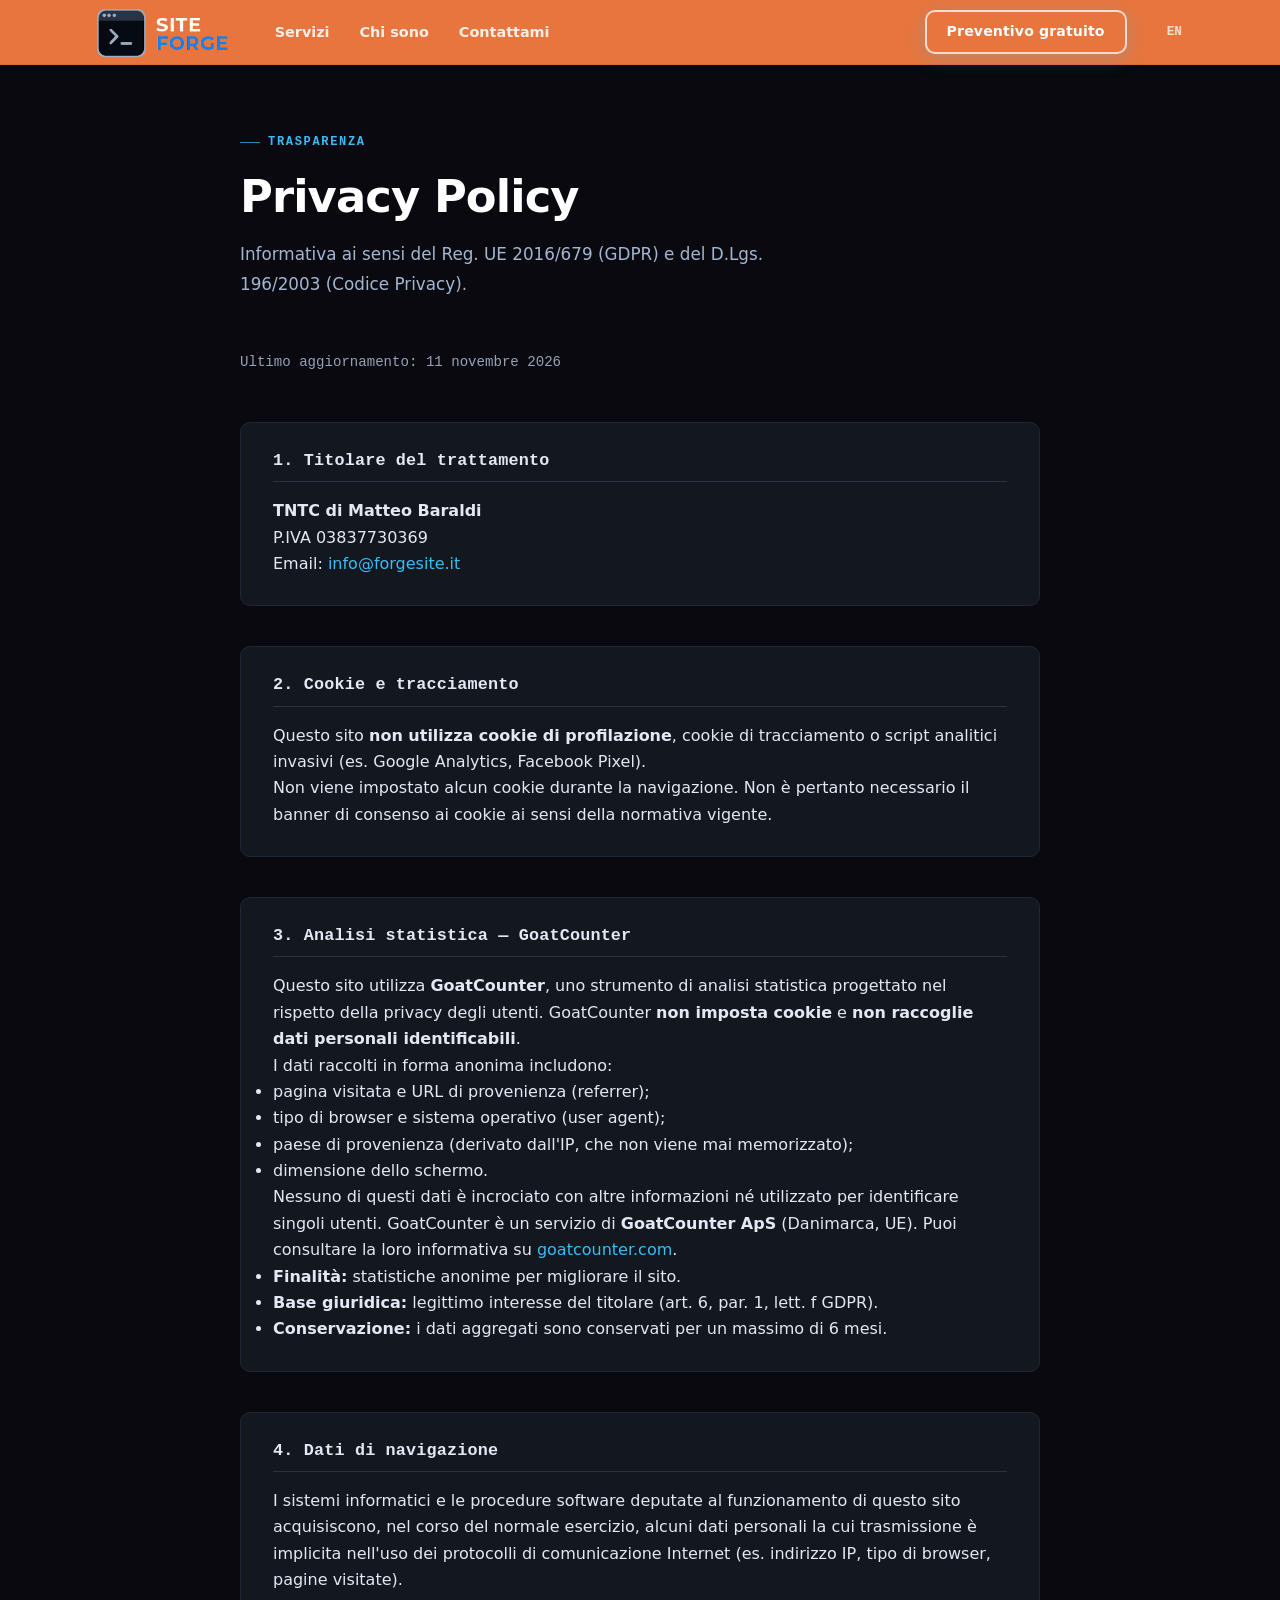
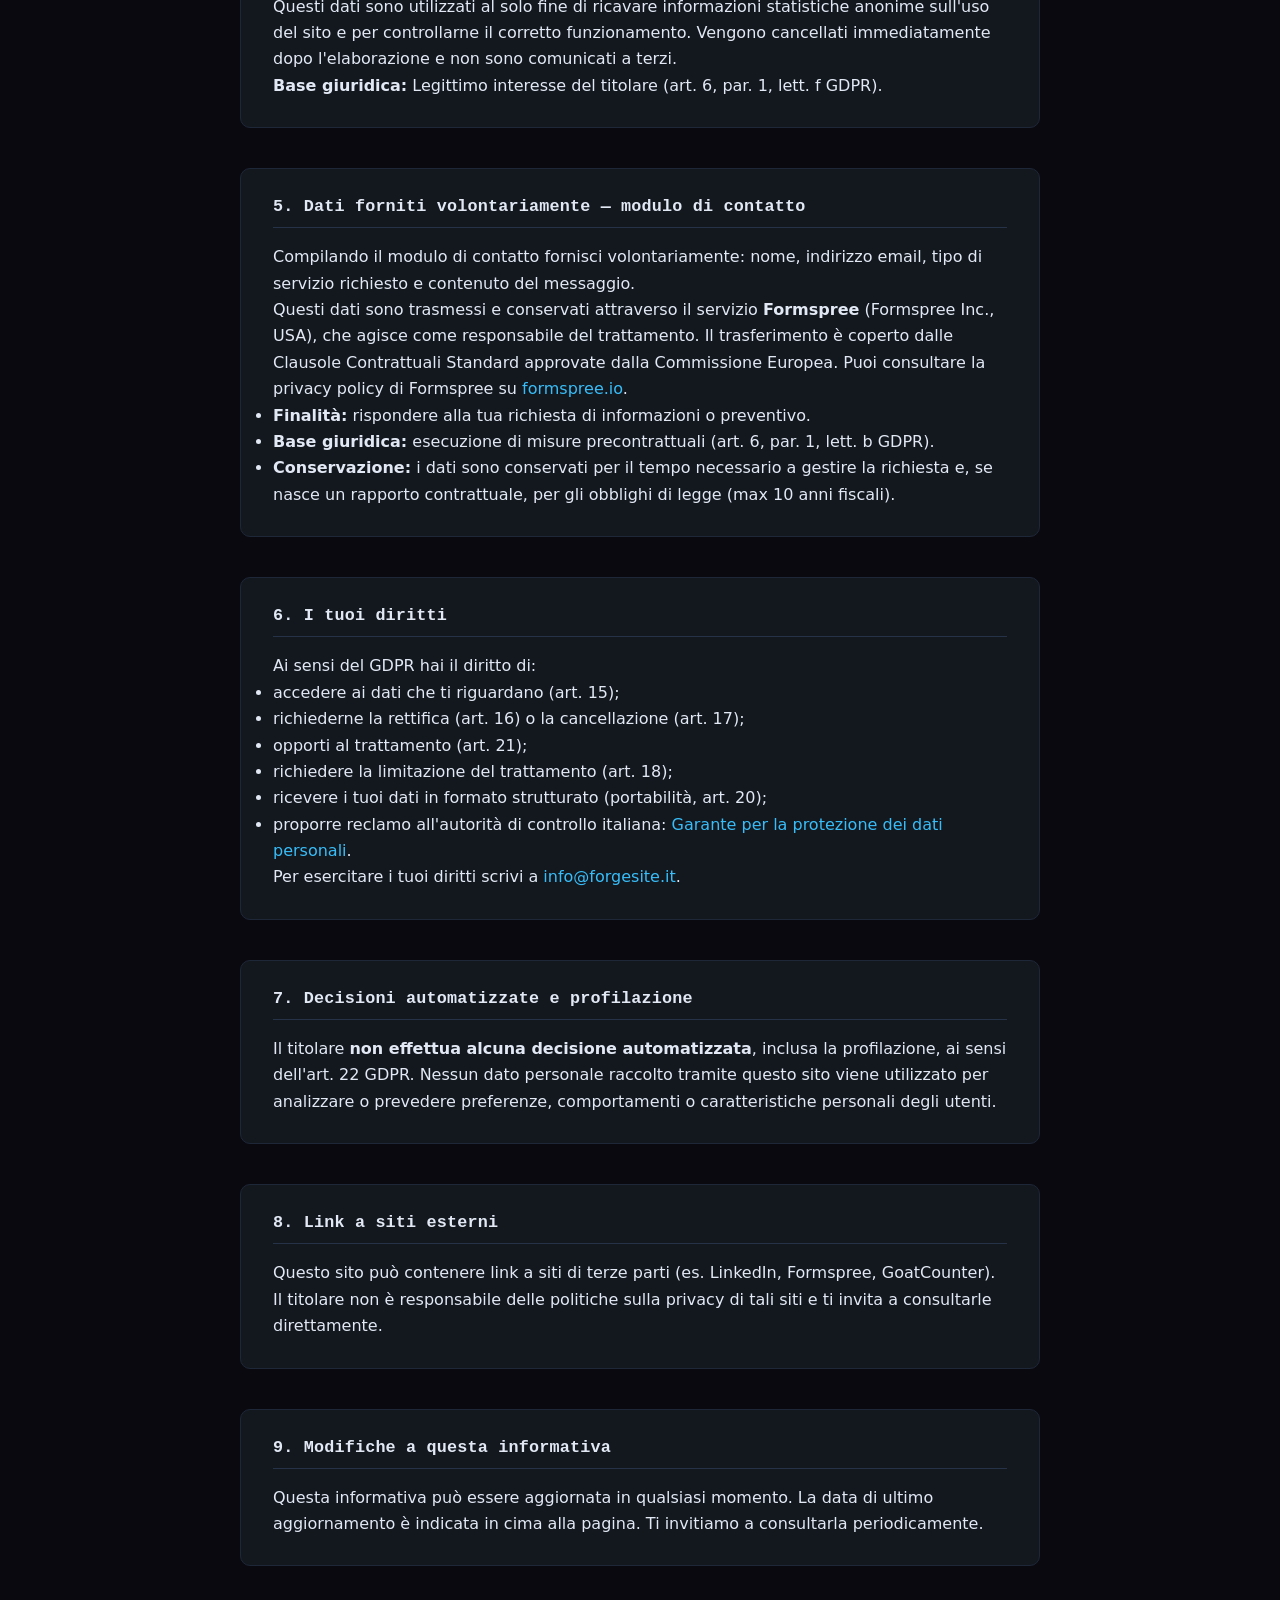
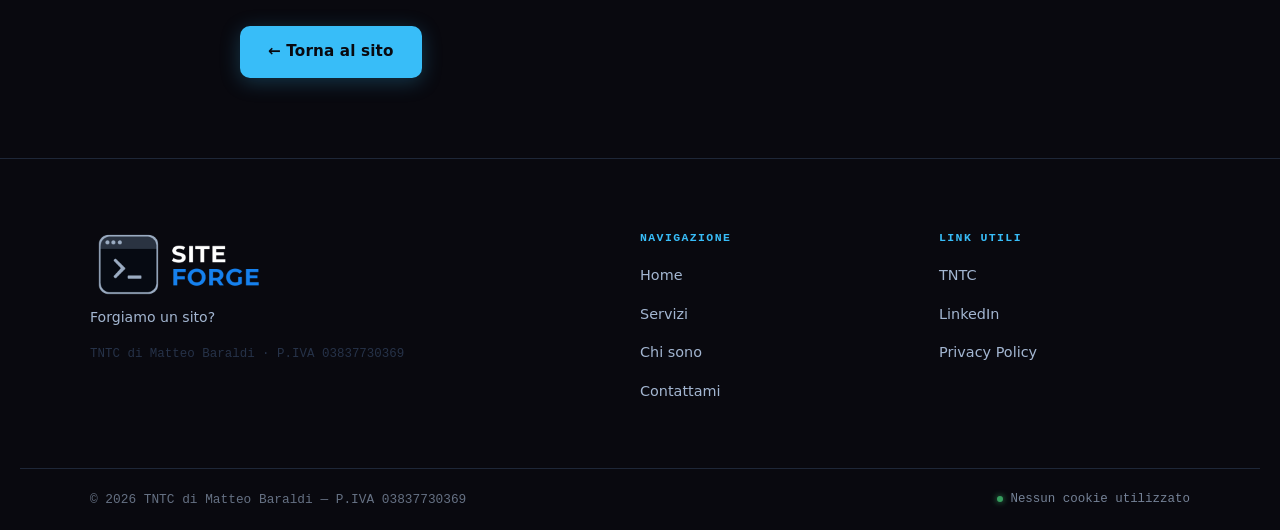
<file: privacy-policy/index.html>
<!DOCTYPE html><html lang="it"> <head><meta charset="UTF-8"><meta name="viewport" content="width=device-width, initial-scale=1.0"><meta name="description" content="Informativa sulla privacy del sito SITE FORGE. Nessun cookie di profilazione. Analisi anonima con GoatCounter, senza raccolta di dati personali."><meta name="author" content="Matteo Baraldi — TNTC"><meta name="robots" content="index, follow"><!-- Canonical --><link rel="canonical" href="https://forgesite.it/privacy-policy/"><link rel="alternate" hreflang="it" href="https://forgesite.it/privacy-policy/"><link rel="alternate" hreflang="en" href="https://forgesite.it/en/privacy-policy/"><link rel="alternate" hreflang="x-default" href="https://forgesite.it/privacy-policy/"><!-- Open Graph --><meta property="og:site_name" content="SITE FORGE"><meta property="og:title" content="Privacy Policy — SITE FORGE"><meta property="og:description" content="Informativa sulla privacy del sito SITE FORGE. Nessun cookie di profilazione. Analisi anonima con GoatCounter, senza raccolta di dati personali."><meta property="og:type" content="website"><meta property="og:locale" content="it_IT"><meta property="og:url" content="https://forgesite.it/privacy-policy/"><meta property="og:image" content="https://forgesite.it/thumb.png"><meta property="og:image:width" content="1200"><meta property="og:image:height" content="627"><meta property="og:image:alt" content="Privacy Policy — SITE FORGE"><!-- Twitter / X Card --><meta name="twitter:card" content="summary_large_image"><meta name="twitter:title" content="Privacy Policy — SITE FORGE"><meta name="twitter:description" content="Informativa sulla privacy del sito SITE FORGE. Nessun cookie di profilazione. Analisi anonima con GoatCounter, senza raccolta di dati personali."><meta name="twitter:image" content="https://forgesite.it/thumb.png"><meta name="twitter:image:alt" content="Privacy Policy — SITE FORGE"><!-- JSON-LD Structured Data --><script type="application/ld+json">{"@context":"https://schema.org","@graph":[{"@type":"Person","@id":"https://forgesite.it/#person","name":"Matteo Baraldi","url":"https://forgesite.it","email":"info@forgesite.it","jobTitle":"Senior Developer","worksFor":{"@type":"Organization","name":"TNTC di Matteo Baraldi","legalName":"TNTC di Matteo Baraldi","taxID":"03837730369","url":"https://toughnuttocrack.it"},"areaServed":["Cento"],"knowsAbout":["Web Development","Astro","Three.js","E-commerce","SEO"],"sameAs":["https://toughnuttocrack.it","https://www.linkedin.com/in/matteo-baraldi-51747b103"]},{"@type":"ProfessionalService","@id":"https://forgesite.it/#business","name":"SITE FORGE","url":"https://forgesite.it","email":"info@forgesite.it","image":"https://forgesite.it/thumb.png","logo":"https://forgesite.it/512.png","description":"Informativa sulla privacy del sito SITE FORGE. Nessun cookie di profilazione. Analisi anonima con GoatCounter, senza raccolta di dati personali.","founder":{"@id":"https://forgesite.it/#person"},"address":{"@type":"PostalAddress","addressRegion":"Emilia-Romagna","addressCountry":"IT"},"areaServed":[{"@type":"City","name":"Cento"},{"@type":"Country","name":"Italia"}],"priceRange":"€€","knowsLanguage":["it","en"]},{"@type":"WebSite","@id":"https://forgesite.it/#website","url":"https://forgesite.it","name":"SITE FORGE","description":"Informativa sulla privacy del sito SITE FORGE. Nessun cookie di profilazione. Analisi anonima con GoatCounter, senza raccolta di dati personali.","publisher":{"@id":"https://forgesite.it/#person"},"inLanguage":"it-IT"}]}</script><title>Privacy Policy — SITE FORGE</title><link rel="icon" type="image/png" sizes="32x32" href="/favicon.png"><link rel="icon" type="image/png" sizes="128x128" href="/128.png"><link rel="icon" type="image/png" sizes="256x256" href="/256.png"><link rel="apple-touch-icon" sizes="256x256" href="/256.png"><!-- GoatCounter analytics — no cookies, GDPR compliant --><script data-goatcounter="https://siteforge.goatcounter.com/count" async src="//gc.zgo.at/count.js"></script><link rel="stylesheet" href="/_astro/index.D1YU9sCZ.css">
<style>.privacy-main[data-astro-cid-3llnt6j6]{padding:60px 0 80px;background:var(--bg)}.privacy-container[data-astro-cid-3llnt6j6]{max-width:800px}.privacy-header[data-astro-cid-3llnt6j6]{margin-bottom:48px}.privacy-date[data-astro-cid-3llnt6j6]{font-size:.88rem;color:var(--subtle);font-family:var(--mono);margin-top:8px}.privacy-body[data-astro-cid-3llnt6j6]{display:flex;flex-direction:column;gap:40px}.privacy-body[data-astro-cid-3llnt6j6] section[data-astro-cid-3llnt6j6]{background:var(--card);border:1px solid var(--border);border-radius:var(--radius);padding:28px 32px}.privacy-body[data-astro-cid-3llnt6j6] section[data-astro-cid-3llnt6j6] h2[data-astro-cid-3llnt6j6]{font-size:1.05rem;color:var(--text);margin-bottom:16px;padding-bottom:10px;border-bottom:1px solid var(--border-mid);font-family:var(--mono);letter-spacing:.01em}.privacy-body[data-astro-cid-3llnt6j6] p[data-astro-cid-3llnt6j6]{color:var(--muted);font-size:.96rem;line-height:1.75;margin-bottom:12px}.privacy-body[data-astro-cid-3llnt6j6] p[data-astro-cid-3llnt6j6]:last-child{margin-bottom:0}.privacy-body[data-astro-cid-3llnt6j6] strong[data-astro-cid-3llnt6j6]{color:var(--text);font-weight:600}.privacy-body[data-astro-cid-3llnt6j6] ul[data-astro-cid-3llnt6j6]{list-style:none;display:flex;flex-direction:column;gap:8px;color:var(--muted);font-size:.96rem;line-height:1.65;margin-top:10px}.privacy-body[data-astro-cid-3llnt6j6] ul[data-astro-cid-3llnt6j6] li[data-astro-cid-3llnt6j6]{padding-left:20px;position:relative}.privacy-body[data-astro-cid-3llnt6j6] ul[data-astro-cid-3llnt6j6] li[data-astro-cid-3llnt6j6]:before{content:"→";position:absolute;left:0;color:var(--accent);font-size:.85rem}.privacy-body[data-astro-cid-3llnt6j6] a[data-astro-cid-3llnt6j6]{color:var(--accent)}.privacy-body[data-astro-cid-3llnt6j6] a[data-astro-cid-3llnt6j6]:hover{text-decoration:underline}.privacy-back[data-astro-cid-3llnt6j6]{margin-top:60px}
</style></head> <body>  <header class="site-header" id="top" data-astro-cid-3ef6ksr2> <div class="header-inner container" data-astro-cid-3ef6ksr2> <a href="/" class="logo" aria-label="SITE FORGE — torna su" data-astro-cid-3ef6ksr2> <img src="/256.png" alt="" class="logo-img" width="256" height="256" data-astro-cid-3ef6ksr2> </a> <nav aria-label="Navigazione principale" data-astro-cid-3ef6ksr2> <ul class="nav-list" data-astro-cid-3ef6ksr2> <li data-astro-cid-3ef6ksr2><a href="#servizi" class="nav-link" data-astro-cid-3ef6ksr2>Servizi</a></li><li data-astro-cid-3ef6ksr2><a href="#chi-sono" class="nav-link" data-astro-cid-3ef6ksr2>Chi sono</a></li><li data-astro-cid-3ef6ksr2><a href="#contattami" class="nav-link" data-astro-cid-3ef6ksr2>Contattami</a></li> </ul> </nav> <a href="#contattami" class="btn btn-primary header-cta" data-astro-cid-3ef6ksr2>Preventivo gratuito</a> <a href="/en/privacy-policy/" class="lang-switch" data-astro-cid-3ef6ksr2>EN</a> <button class="burger" aria-label="Apri menu" aria-expanded="false" aria-controls="mobile-menu" data-astro-cid-3ef6ksr2> <span data-astro-cid-3ef6ksr2></span><span data-astro-cid-3ef6ksr2></span><span data-astro-cid-3ef6ksr2></span> </button> </div> <div class="mobile-menu" id="mobile-menu" aria-hidden="true" data-astro-cid-3ef6ksr2> <ul data-astro-cid-3ef6ksr2> <li data-astro-cid-3ef6ksr2><a href="#servizi" class="mobile-link" data-astro-cid-3ef6ksr2>Servizi</a></li><li data-astro-cid-3ef6ksr2><a href="#chi-sono" class="mobile-link" data-astro-cid-3ef6ksr2>Chi sono</a></li><li data-astro-cid-3ef6ksr2><a href="#contattami" class="mobile-link" data-astro-cid-3ef6ksr2>Contattami</a></li> <li data-astro-cid-3ef6ksr2><a href="#contattami" class="btn btn-primary" style="margin-top:8px;display:block;text-align:center;" data-astro-cid-3ef6ksr2>Preventivo gratuito</a></li> <li data-astro-cid-3ef6ksr2><a href="/en/privacy-policy/" class="mobile-link" data-astro-cid-3ef6ksr2>EN</a></li> </ul> </div> </header> <script type="module">const t=document.querySelector(".burger"),r=document.getElementById("mobile-menu");t.addEventListener("click",()=>{const e=t.getAttribute("aria-expanded")==="true";t.setAttribute("aria-expanded",String(!e)),r.setAttribute("aria-hidden",String(e)),r.classList.toggle("open",!e),t.classList.toggle("active",!e)});document.querySelectorAll(".mobile-link").forEach(e=>{e.addEventListener("click",()=>{t.setAttribute("aria-expanded","false"),r.setAttribute("aria-hidden","true"),r.classList.remove("open"),t.classList.remove("active")})});const i=document.querySelector(".site-header");window.addEventListener("scroll",()=>{i.classList.toggle("scrolled",window.scrollY>40)},{passive:!0});</script>  <main class="privacy-main" data-astro-cid-3llnt6j6> <div class="container privacy-container" data-astro-cid-3llnt6j6> <div class="privacy-header" data-astro-cid-3llnt6j6> <span class="section-label" data-astro-cid-3llnt6j6>Trasparenza</span> <h1 class="section-title" data-astro-cid-3llnt6j6>Privacy Policy</h1> <p class="section-subtitle" data-astro-cid-3llnt6j6> Informativa ai sensi del Reg. UE 2016/679 (GDPR) e del D.Lgs. 196/2003 (Codice Privacy). </p> <p class="privacy-date" data-astro-cid-3llnt6j6>Ultimo aggiornamento: <time datetime="2026-11-11" data-astro-cid-3llnt6j6>11 novembre 2026</time></p> </div> <div class="privacy-body" data-astro-cid-3llnt6j6> <section aria-labelledby="pp-titolare" data-astro-cid-3llnt6j6> <h2 id="pp-titolare" data-astro-cid-3llnt6j6>1. Titolare del trattamento</h2> <p><strong>TNTC di Matteo Baraldi</strong><br />P.IVA 03837730369<br />Email: <a href="mailto:info@forgesite.it">info@forgesite.it</a></p> </section><section aria-labelledby="pp-cookie" data-astro-cid-3llnt6j6> <h2 id="pp-cookie" data-astro-cid-3llnt6j6>2. Cookie e tracciamento</h2> <p>Questo sito <strong>non utilizza cookie di profilazione</strong>, cookie di tracciamento o script analitici invasivi (es. Google Analytics, Facebook Pixel).</p><p>Non viene impostato alcun cookie durante la navigazione. Non è pertanto necessario il banner di consenso ai cookie ai sensi della normativa vigente.</p> </section><section aria-labelledby="pp-analytics" data-astro-cid-3llnt6j6> <h2 id="pp-analytics" data-astro-cid-3llnt6j6>3. Analisi statistica — GoatCounter</h2> <p>Questo sito utilizza <strong>GoatCounter</strong>, uno strumento di analisi statistica progettato nel rispetto della privacy degli utenti. GoatCounter <strong>non imposta cookie</strong> e <strong>non raccoglie dati personali identificabili</strong>.</p><p>I dati raccolti in forma anonima includono:</p><ul><li>pagina visitata e URL di provenienza (referrer);</li><li>tipo di browser e sistema operativo (user agent);</li><li>paese di provenienza (derivato dall'IP, che non viene mai memorizzato);</li><li>dimensione dello schermo.</li></ul><p>Nessuno di questi dati è incrociato con altre informazioni né utilizzato per identificare singoli utenti. GoatCounter è un servizio di <strong>GoatCounter ApS</strong> (Danimarca, UE). Puoi consultare la loro informativa su <a href="https://www.goatcounter.com/help/privacy" target="_blank" rel="noopener noreferrer">goatcounter.com</a>.</p><ul><li><strong>Finalità:</strong> statistiche anonime per migliorare il sito.</li><li><strong>Base giuridica:</strong> legittimo interesse del titolare (art. 6, par. 1, lett. f GDPR).</li><li><strong>Conservazione:</strong> i dati aggregati sono conservati per un massimo di 6 mesi.</li></ul> </section><section aria-labelledby="pp-dati-nav" data-astro-cid-3llnt6j6> <h2 id="pp-dati-nav" data-astro-cid-3llnt6j6>4. Dati di navigazione</h2> <p>I sistemi informatici e le procedure software deputate al funzionamento di questo sito acquisiscono, nel corso del normale esercizio, alcuni dati personali la cui trasmissione è implicita nell'uso dei protocolli di comunicazione Internet (es. indirizzo IP, tipo di browser, pagine visitate).</p><p>Questi dati sono utilizzati al solo fine di ricavare informazioni statistiche anonime sull'uso del sito e per controllarne il corretto funzionamento. Vengono cancellati immediatamente dopo l'elaborazione e non sono comunicati a terzi.</p><p><strong>Base giuridica:</strong> Legittimo interesse del titolare (art. 6, par. 1, lett. f GDPR).</p> </section><section aria-labelledby="pp-form" data-astro-cid-3llnt6j6> <h2 id="pp-form" data-astro-cid-3llnt6j6>5. Dati forniti volontariamente — modulo di contatto</h2> <p>Compilando il modulo di contatto fornisci volontariamente: nome, indirizzo email, tipo di servizio richiesto e contenuto del messaggio.</p><p>Questi dati sono trasmessi e conservati attraverso il servizio <strong>Formspree</strong> (Formspree Inc., USA), che agisce come responsabile del trattamento. Il trasferimento è coperto dalle Clausole Contrattuali Standard approvate dalla Commissione Europea. Puoi consultare la privacy policy di Formspree su <a href="https://formspree.io/legal/privacy-policy" target="_blank" rel="noopener noreferrer">formspree.io</a>.</p><ul><li><strong>Finalità:</strong> rispondere alla tua richiesta di informazioni o preventivo.</li><li><strong>Base giuridica:</strong> esecuzione di misure precontrattuali (art. 6, par. 1, lett. b GDPR).</li><li><strong>Conservazione:</strong> i dati sono conservati per il tempo necessario a gestire la richiesta e, se nasce un rapporto contrattuale, per gli obblighi di legge (max 10 anni fiscali).</li></ul> </section><section aria-labelledby="pp-diritti" data-astro-cid-3llnt6j6> <h2 id="pp-diritti" data-astro-cid-3llnt6j6>6. I tuoi diritti</h2> <p>Ai sensi del GDPR hai il diritto di:</p><ul><li>accedere ai dati che ti riguardano (art. 15);</li><li>richiederne la rettifica (art. 16) o la cancellazione (art. 17);</li><li>opporti al trattamento (art. 21);</li><li>richiedere la limitazione del trattamento (art. 18);</li><li>ricevere i tuoi dati in formato strutturato (portabilità, art. 20);</li><li>proporre reclamo all'autorità di controllo italiana: <a href="https://www.garanteprivacy.it" target="_blank" rel="noopener noreferrer">Garante per la protezione dei dati personali</a>.</li></ul><p>Per esercitare i tuoi diritti scrivi a <a href="mailto:info@forgesite.it">info@forgesite.it</a>.</p> </section><section aria-labelledby="pp-automatizzate" data-astro-cid-3llnt6j6> <h2 id="pp-automatizzate" data-astro-cid-3llnt6j6>7. Decisioni automatizzate e profilazione</h2> <p>Il titolare <strong>non effettua alcuna decisione automatizzata</strong>, inclusa la profilazione, ai sensi dell'art.&nbsp;22 GDPR. Nessun dato personale raccolto tramite questo sito viene utilizzato per analizzare o prevedere preferenze, comportamenti o caratteristiche personali degli utenti.</p> </section><section aria-labelledby="pp-link" data-astro-cid-3llnt6j6> <h2 id="pp-link" data-astro-cid-3llnt6j6>8. Link a siti esterni</h2> <p>Questo sito può contenere link a siti di terze parti (es. LinkedIn, Formspree, GoatCounter). Il titolare non è responsabile delle politiche sulla privacy di tali siti e ti invita a consultarle direttamente.</p> </section><section aria-labelledby="pp-modifiche" data-astro-cid-3llnt6j6> <h2 id="pp-modifiche" data-astro-cid-3llnt6j6>9. Modifiche a questa informativa</h2> <p>Questa informativa può essere aggiornata in qualsiasi momento. La data di ultimo aggiornamento è indicata in cima alla pagina. Ti invitiamo a consultarla periodicamente.</p> </section> </div> <div class="privacy-back" data-astro-cid-3llnt6j6> <a href="/" class="btn btn-primary" data-astro-cid-3llnt6j6>← Torna al sito</a> </div> </div> </main> <footer class="site-footer" data-astro-cid-sz7xmlte> <div class="container footer-inner" data-astro-cid-sz7xmlte> <div class="footer-brand" data-astro-cid-sz7xmlte> <a href="/" class="logo" aria-label="SITE FORGE — torna in cima" data-astro-cid-sz7xmlte> <img src="/512.png" alt="" class="logo-img" width="512" height="512" data-astro-cid-sz7xmlte> </a> <p class="footer-tagline" data-astro-cid-sz7xmlte>Forgiamo un sito?</p> <p class="footer-piva" data-astro-cid-sz7xmlte>TNTC di Matteo Baraldi · P.IVA 03837730369</p> </div> <nav class="footer-nav" aria-label="Link rapidi footer" data-astro-cid-sz7xmlte> <h3 data-astro-cid-sz7xmlte>Navigazione</h3> <ul data-astro-cid-sz7xmlte> <li data-astro-cid-sz7xmlte><a href="#top" data-astro-cid-sz7xmlte>Home</a></li><li data-astro-cid-sz7xmlte><a href="#servizi" data-astro-cid-sz7xmlte>Servizi</a></li><li data-astro-cid-sz7xmlte><a href="#chi-sono" data-astro-cid-sz7xmlte>Chi sono</a></li><li data-astro-cid-sz7xmlte><a href="#contattami" data-astro-cid-sz7xmlte>Contattami</a></li> </ul> </nav> <div class="footer-links" data-astro-cid-sz7xmlte> <h3 data-astro-cid-sz7xmlte>Link utili</h3> <ul data-astro-cid-sz7xmlte> <li data-astro-cid-sz7xmlte><a href="https://toughnuttocrack.it/" target="_blank" rel="noopener noreferrer" data-astro-cid-sz7xmlte>TNTC</a></li> <li data-astro-cid-sz7xmlte><a href="https://www.linkedin.com/in/matteo-baraldi-51747b103" target="_blank" rel="noopener noreferrer" data-astro-cid-sz7xmlte>LinkedIn</a></li> <li data-astro-cid-sz7xmlte><a href="/privacy-policy" data-astro-cid-sz7xmlte>Privacy Policy</a></li> </ul> </div> <!-- <div class="footer-contact">
      <h3>Contatti</h3>
      <ul>
        <li><a href="mailto:info@forgesite.it">info@forgesite.it</a></li>
      </ul>
    </div> --> </div> <div class="footer-bottom" data-astro-cid-sz7xmlte> <div class="container footer-bottom-inner" data-astro-cid-sz7xmlte> <p class="footer-copy" data-astro-cid-sz7xmlte>© 2026 TNTC di Matteo Baraldi — P.IVA 03837730369</p> <p class="footer-badge" data-astro-cid-sz7xmlte> <span class="badge-dot" data-astro-cid-sz7xmlte></span> Nessun cookie utilizzato </p> </div> </div> </footer>   <script type="module">const s=new IntersectionObserver(e=>e.forEach(r=>{r.isIntersecting&&(r.target.classList.add("visible"),s.unobserve(r.target))}),{threshold:.12});document.querySelectorAll(".fade-in").forEach(e=>s.observe(e));</script> </body> </html>
</file>
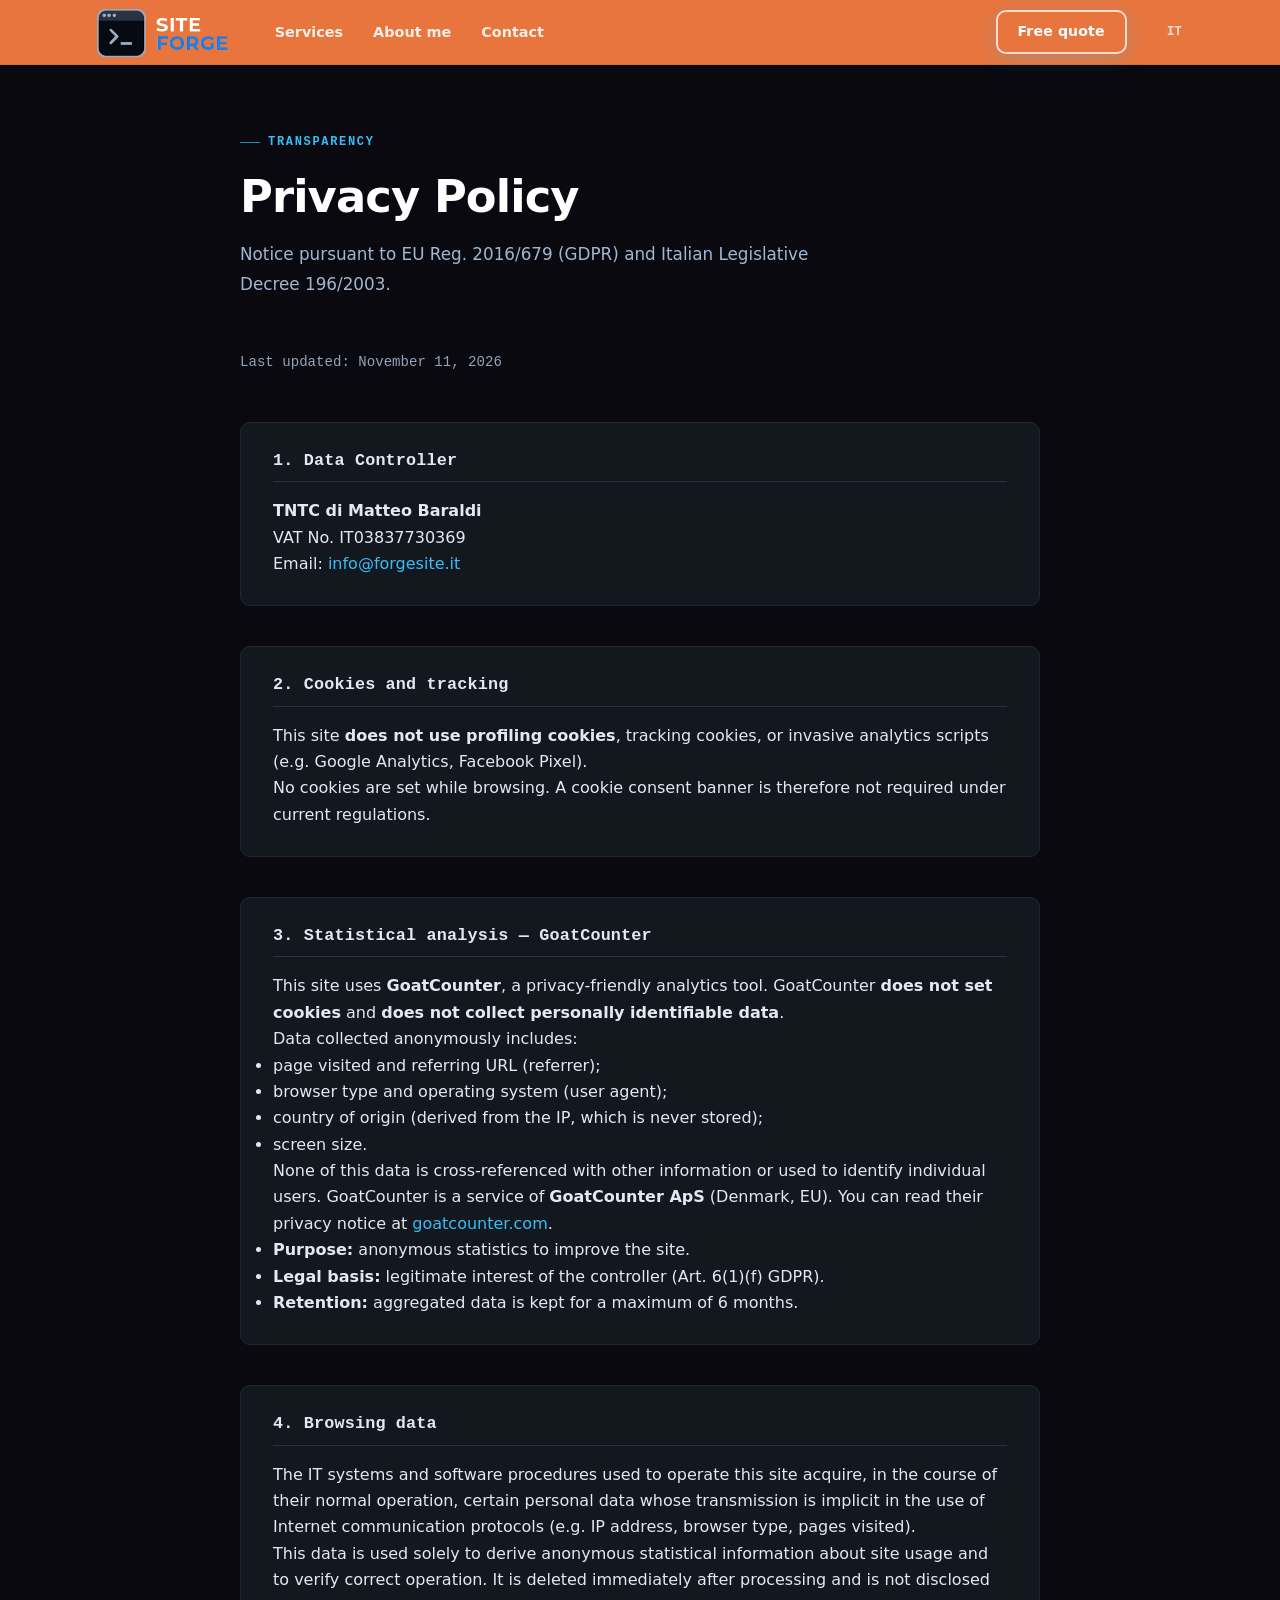
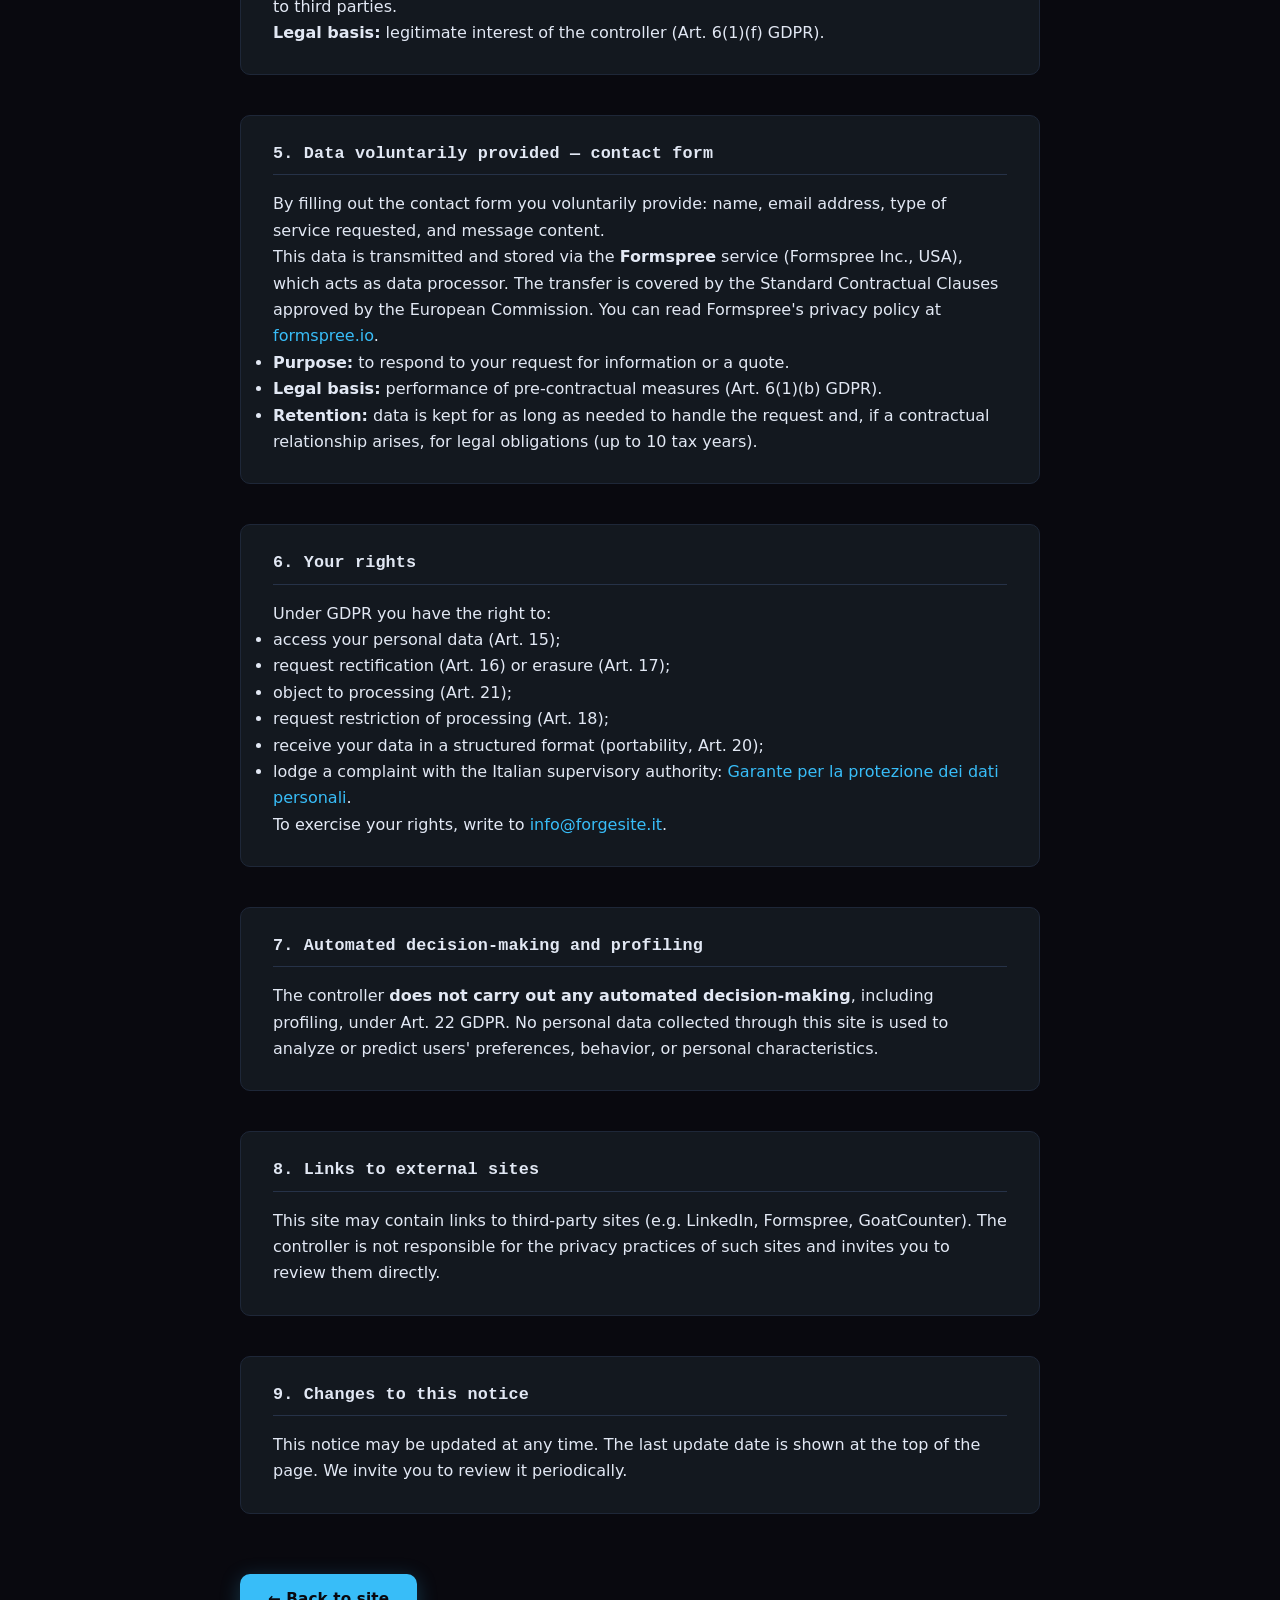
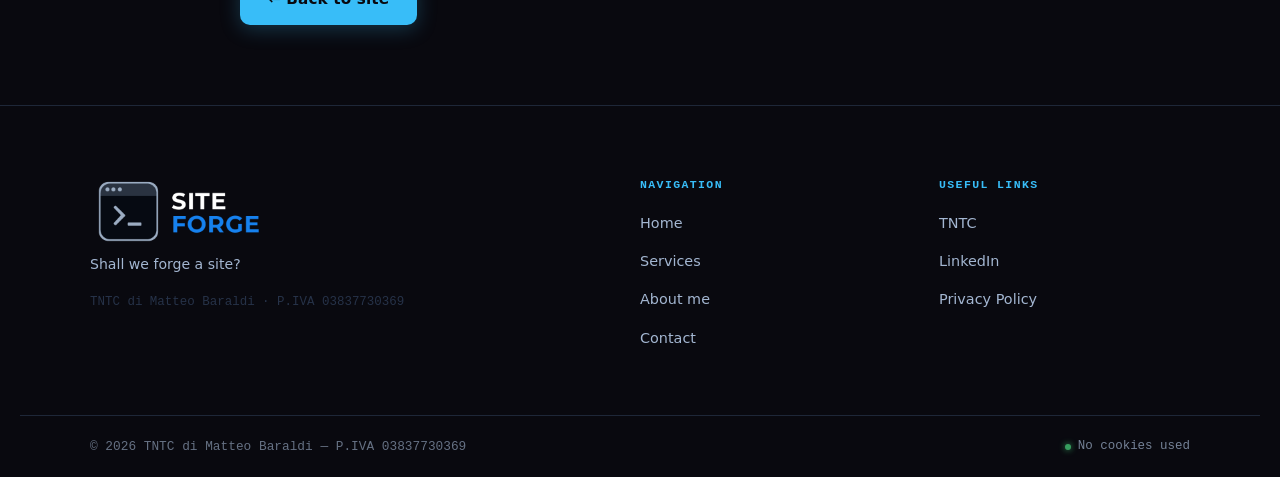
<file: en/privacy-policy/index.html>
<!DOCTYPE html><html lang="en"> <head><meta charset="UTF-8"><meta name="viewport" content="width=device-width, initial-scale=1.0"><meta name="description" content="Privacy policy for the SITE FORGE website. No profiling cookies. Anonymous analytics with GoatCounter, no personal data collected."><meta name="author" content="Matteo Baraldi — TNTC"><meta name="robots" content="index, follow"><!-- Canonical --><link rel="canonical" href="https://forgesite.it/en/privacy-policy/"><link rel="alternate" hreflang="it" href="https://forgesite.it/privacy-policy/"><link rel="alternate" hreflang="en" href="https://forgesite.it/en/privacy-policy/"><link rel="alternate" hreflang="x-default" href="https://forgesite.it/privacy-policy/"><!-- Open Graph --><meta property="og:site_name" content="SITE FORGE"><meta property="og:title" content="Privacy Policy — SITE FORGE"><meta property="og:description" content="Privacy policy for the SITE FORGE website. No profiling cookies. Anonymous analytics with GoatCounter, no personal data collected."><meta property="og:type" content="website"><meta property="og:locale" content="en_US"><meta property="og:url" content="https://forgesite.it/en/privacy-policy/"><meta property="og:image" content="https://forgesite.it/thumb.png"><meta property="og:image:width" content="1200"><meta property="og:image:height" content="627"><meta property="og:image:alt" content="Privacy Policy — SITE FORGE"><!-- Twitter / X Card --><meta name="twitter:card" content="summary_large_image"><meta name="twitter:title" content="Privacy Policy — SITE FORGE"><meta name="twitter:description" content="Privacy policy for the SITE FORGE website. No profiling cookies. Anonymous analytics with GoatCounter, no personal data collected."><meta name="twitter:image" content="https://forgesite.it/thumb.png"><meta name="twitter:image:alt" content="Privacy Policy — SITE FORGE"><!-- JSON-LD Structured Data --><script type="application/ld+json">{"@context":"https://schema.org","@graph":[{"@type":"Person","@id":"https://forgesite.it/#person","name":"Matteo Baraldi","url":"https://forgesite.it","email":"info@forgesite.it","jobTitle":"Senior Developer","worksFor":{"@type":"Organization","name":"TNTC di Matteo Baraldi","legalName":"TNTC di Matteo Baraldi","taxID":"03837730369","url":"https://toughnuttocrack.it"},"areaServed":["Cento"],"knowsAbout":["Web Development","Astro","Three.js","E-commerce","SEO"],"sameAs":["https://toughnuttocrack.it","https://www.linkedin.com/in/matteo-baraldi-51747b103"]},{"@type":"ProfessionalService","@id":"https://forgesite.it/#business","name":"SITE FORGE","url":"https://forgesite.it","email":"info@forgesite.it","image":"https://forgesite.it/thumb.png","logo":"https://forgesite.it/512.png","description":"Privacy policy for the SITE FORGE website. No profiling cookies. Anonymous analytics with GoatCounter, no personal data collected.","founder":{"@id":"https://forgesite.it/#person"},"address":{"@type":"PostalAddress","addressRegion":"Emilia-Romagna","addressCountry":"IT"},"areaServed":[{"@type":"City","name":"Cento"},{"@type":"Country","name":"Italia"}],"priceRange":"€€","knowsLanguage":["it","en"]},{"@type":"WebSite","@id":"https://forgesite.it/#website","url":"https://forgesite.it","name":"SITE FORGE","description":"Privacy policy for the SITE FORGE website. No profiling cookies. Anonymous analytics with GoatCounter, no personal data collected.","publisher":{"@id":"https://forgesite.it/#person"},"inLanguage":"en-US"}]}</script><title>Privacy Policy — SITE FORGE</title><link rel="icon" type="image/png" sizes="32x32" href="/favicon.png"><link rel="icon" type="image/png" sizes="128x128" href="/128.png"><link rel="icon" type="image/png" sizes="256x256" href="/256.png"><link rel="apple-touch-icon" sizes="256x256" href="/256.png"><!-- GoatCounter analytics — no cookies, GDPR compliant --><script data-goatcounter="https://siteforge.goatcounter.com/count" async src="//gc.zgo.at/count.js"></script><link rel="stylesheet" href="/_astro/index.D1YU9sCZ.css">
<style>.privacy-main[data-astro-cid-7ej6qia7]{padding:60px 0 80px;background:var(--bg)}.privacy-container[data-astro-cid-7ej6qia7]{max-width:800px}.privacy-header[data-astro-cid-7ej6qia7]{margin-bottom:48px}.privacy-date[data-astro-cid-7ej6qia7]{font-size:.88rem;color:var(--subtle);font-family:var(--mono);margin-top:8px}.privacy-body[data-astro-cid-7ej6qia7]{display:flex;flex-direction:column;gap:40px}.privacy-body[data-astro-cid-7ej6qia7] section[data-astro-cid-7ej6qia7]{background:var(--card);border:1px solid var(--border);border-radius:var(--radius);padding:28px 32px}.privacy-body[data-astro-cid-7ej6qia7] section[data-astro-cid-7ej6qia7] h2[data-astro-cid-7ej6qia7]{font-size:1.05rem;color:var(--text);margin-bottom:16px;padding-bottom:10px;border-bottom:1px solid var(--border-mid);font-family:var(--mono);letter-spacing:.01em}.privacy-body[data-astro-cid-7ej6qia7] p[data-astro-cid-7ej6qia7]{color:var(--muted);font-size:.96rem;line-height:1.75;margin-bottom:12px}.privacy-body[data-astro-cid-7ej6qia7] p[data-astro-cid-7ej6qia7]:last-child{margin-bottom:0}.privacy-body[data-astro-cid-7ej6qia7] strong[data-astro-cid-7ej6qia7]{color:var(--text);font-weight:600}.privacy-body[data-astro-cid-7ej6qia7] ul[data-astro-cid-7ej6qia7]{list-style:none;display:flex;flex-direction:column;gap:8px;color:var(--muted);font-size:.96rem;line-height:1.65;margin-top:10px}.privacy-body[data-astro-cid-7ej6qia7] ul[data-astro-cid-7ej6qia7] li[data-astro-cid-7ej6qia7]{padding-left:20px;position:relative}.privacy-body[data-astro-cid-7ej6qia7] ul[data-astro-cid-7ej6qia7] li[data-astro-cid-7ej6qia7]:before{content:"→";position:absolute;left:0;color:var(--accent);font-size:.85rem}.privacy-body[data-astro-cid-7ej6qia7] a[data-astro-cid-7ej6qia7]{color:var(--accent)}.privacy-body[data-astro-cid-7ej6qia7] a[data-astro-cid-7ej6qia7]:hover{text-decoration:underline}.privacy-back[data-astro-cid-7ej6qia7]{margin-top:60px}
</style></head> <body>  <header class="site-header" id="top" data-astro-cid-3ef6ksr2> <div class="header-inner container" data-astro-cid-3ef6ksr2> <a href="/en" class="logo" aria-label="SITE FORGE — back to top" data-astro-cid-3ef6ksr2> <img src="/256.png" alt="" class="logo-img" width="256" height="256" data-astro-cid-3ef6ksr2> </a> <nav aria-label="Main navigation" data-astro-cid-3ef6ksr2> <ul class="nav-list" data-astro-cid-3ef6ksr2> <li data-astro-cid-3ef6ksr2><a href="#servizi" class="nav-link" data-astro-cid-3ef6ksr2>Services</a></li><li data-astro-cid-3ef6ksr2><a href="#chi-sono" class="nav-link" data-astro-cid-3ef6ksr2>About me</a></li><li data-astro-cid-3ef6ksr2><a href="#contattami" class="nav-link" data-astro-cid-3ef6ksr2>Contact</a></li> </ul> </nav> <a href="#contattami" class="btn btn-primary header-cta" data-astro-cid-3ef6ksr2>Free quote</a> <a href="/privacy-policy/" class="lang-switch" data-astro-cid-3ef6ksr2>IT</a> <button class="burger" aria-label="Open menu" aria-expanded="false" aria-controls="mobile-menu" data-astro-cid-3ef6ksr2> <span data-astro-cid-3ef6ksr2></span><span data-astro-cid-3ef6ksr2></span><span data-astro-cid-3ef6ksr2></span> </button> </div> <div class="mobile-menu" id="mobile-menu" aria-hidden="true" data-astro-cid-3ef6ksr2> <ul data-astro-cid-3ef6ksr2> <li data-astro-cid-3ef6ksr2><a href="#servizi" class="mobile-link" data-astro-cid-3ef6ksr2>Services</a></li><li data-astro-cid-3ef6ksr2><a href="#chi-sono" class="mobile-link" data-astro-cid-3ef6ksr2>About me</a></li><li data-astro-cid-3ef6ksr2><a href="#contattami" class="mobile-link" data-astro-cid-3ef6ksr2>Contact</a></li> <li data-astro-cid-3ef6ksr2><a href="#contattami" class="btn btn-primary" style="margin-top:8px;display:block;text-align:center;" data-astro-cid-3ef6ksr2>Free quote</a></li> <li data-astro-cid-3ef6ksr2><a href="/privacy-policy/" class="mobile-link" data-astro-cid-3ef6ksr2>IT</a></li> </ul> </div> </header> <script type="module">const t=document.querySelector(".burger"),r=document.getElementById("mobile-menu");t.addEventListener("click",()=>{const e=t.getAttribute("aria-expanded")==="true";t.setAttribute("aria-expanded",String(!e)),r.setAttribute("aria-hidden",String(e)),r.classList.toggle("open",!e),t.classList.toggle("active",!e)});document.querySelectorAll(".mobile-link").forEach(e=>{e.addEventListener("click",()=>{t.setAttribute("aria-expanded","false"),r.setAttribute("aria-hidden","true"),r.classList.remove("open"),t.classList.remove("active")})});const i=document.querySelector(".site-header");window.addEventListener("scroll",()=>{i.classList.toggle("scrolled",window.scrollY>40)},{passive:!0});</script>  <main class="privacy-main" data-astro-cid-7ej6qia7> <div class="container privacy-container" data-astro-cid-7ej6qia7> <div class="privacy-header" data-astro-cid-7ej6qia7> <span class="section-label" data-astro-cid-7ej6qia7>Transparency</span> <h1 class="section-title" data-astro-cid-7ej6qia7>Privacy Policy</h1> <p class="section-subtitle" data-astro-cid-7ej6qia7> Notice pursuant to EU Reg. 2016/679 (GDPR) and Italian Legislative Decree 196/2003. </p> <p class="privacy-date" data-astro-cid-7ej6qia7>Last updated: <time datetime="2026-11-11" data-astro-cid-7ej6qia7>November 11, 2026</time></p> </div> <div class="privacy-body" data-astro-cid-7ej6qia7> <section aria-labelledby="pp-titolare" data-astro-cid-7ej6qia7> <h2 id="pp-titolare" data-astro-cid-7ej6qia7>1. Data Controller</h2> <p><strong>TNTC di Matteo Baraldi</strong><br />VAT No. IT03837730369<br />Email: <a href="mailto:info@forgesite.it">info@forgesite.it</a></p> </section><section aria-labelledby="pp-cookie" data-astro-cid-7ej6qia7> <h2 id="pp-cookie" data-astro-cid-7ej6qia7>2. Cookies and tracking</h2> <p>This site <strong>does not use profiling cookies</strong>, tracking cookies, or invasive analytics scripts (e.g. Google Analytics, Facebook Pixel).</p><p>No cookies are set while browsing. A cookie consent banner is therefore not required under current regulations.</p> </section><section aria-labelledby="pp-analytics" data-astro-cid-7ej6qia7> <h2 id="pp-analytics" data-astro-cid-7ej6qia7>3. Statistical analysis — GoatCounter</h2> <p>This site uses <strong>GoatCounter</strong>, a privacy-friendly analytics tool. GoatCounter <strong>does not set cookies</strong> and <strong>does not collect personally identifiable data</strong>.</p><p>Data collected anonymously includes:</p><ul><li>page visited and referring URL (referrer);</li><li>browser type and operating system (user agent);</li><li>country of origin (derived from the IP, which is never stored);</li><li>screen size.</li></ul><p>None of this data is cross-referenced with other information or used to identify individual users. GoatCounter is a service of <strong>GoatCounter ApS</strong> (Denmark, EU). You can read their privacy notice at <a href="https://www.goatcounter.com/help/privacy" target="_blank" rel="noopener noreferrer">goatcounter.com</a>.</p><ul><li><strong>Purpose:</strong> anonymous statistics to improve the site.</li><li><strong>Legal basis:</strong> legitimate interest of the controller (Art. 6(1)(f) GDPR).</li><li><strong>Retention:</strong> aggregated data is kept for a maximum of 6 months.</li></ul> </section><section aria-labelledby="pp-dati-nav" data-astro-cid-7ej6qia7> <h2 id="pp-dati-nav" data-astro-cid-7ej6qia7>4. Browsing data</h2> <p>The IT systems and software procedures used to operate this site acquire, in the course of their normal operation, certain personal data whose transmission is implicit in the use of Internet communication protocols (e.g. IP address, browser type, pages visited).</p><p>This data is used solely to derive anonymous statistical information about site usage and to verify correct operation. It is deleted immediately after processing and is not disclosed to third parties.</p><p><strong>Legal basis:</strong> legitimate interest of the controller (Art. 6(1)(f) GDPR).</p> </section><section aria-labelledby="pp-form" data-astro-cid-7ej6qia7> <h2 id="pp-form" data-astro-cid-7ej6qia7>5. Data voluntarily provided — contact form</h2> <p>By filling out the contact form you voluntarily provide: name, email address, type of service requested, and message content.</p><p>This data is transmitted and stored via the <strong>Formspree</strong> service (Formspree Inc., USA), which acts as data processor. The transfer is covered by the Standard Contractual Clauses approved by the European Commission. You can read Formspree's privacy policy at <a href="https://formspree.io/legal/privacy-policy" target="_blank" rel="noopener noreferrer">formspree.io</a>.</p><ul><li><strong>Purpose:</strong> to respond to your request for information or a quote.</li><li><strong>Legal basis:</strong> performance of pre-contractual measures (Art. 6(1)(b) GDPR).</li><li><strong>Retention:</strong> data is kept for as long as needed to handle the request and, if a contractual relationship arises, for legal obligations (up to 10 tax years).</li></ul> </section><section aria-labelledby="pp-diritti" data-astro-cid-7ej6qia7> <h2 id="pp-diritti" data-astro-cid-7ej6qia7>6. Your rights</h2> <p>Under GDPR you have the right to:</p><ul><li>access your personal data (Art. 15);</li><li>request rectification (Art. 16) or erasure (Art. 17);</li><li>object to processing (Art. 21);</li><li>request restriction of processing (Art. 18);</li><li>receive your data in a structured format (portability, Art. 20);</li><li>lodge a complaint with the Italian supervisory authority: <a href="https://www.garanteprivacy.it" target="_blank" rel="noopener noreferrer">Garante per la protezione dei dati personali</a>.</li></ul><p>To exercise your rights, write to <a href="mailto:info@forgesite.it">info@forgesite.it</a>.</p> </section><section aria-labelledby="pp-automatizzate" data-astro-cid-7ej6qia7> <h2 id="pp-automatizzate" data-astro-cid-7ej6qia7>7. Automated decision-making and profiling</h2> <p>The controller <strong>does not carry out any automated decision-making</strong>, including profiling, under Art.&nbsp;22 GDPR. No personal data collected through this site is used to analyze or predict users' preferences, behavior, or personal characteristics.</p> </section><section aria-labelledby="pp-link" data-astro-cid-7ej6qia7> <h2 id="pp-link" data-astro-cid-7ej6qia7>8. Links to external sites</h2> <p>This site may contain links to third-party sites (e.g. LinkedIn, Formspree, GoatCounter). The controller is not responsible for the privacy practices of such sites and invites you to review them directly.</p> </section><section aria-labelledby="pp-modifiche" data-astro-cid-7ej6qia7> <h2 id="pp-modifiche" data-astro-cid-7ej6qia7>9. Changes to this notice</h2> <p>This notice may be updated at any time. The last update date is shown at the top of the page. We invite you to review it periodically.</p> </section> </div> <div class="privacy-back" data-astro-cid-7ej6qia7> <a href="/en" class="btn btn-primary" data-astro-cid-7ej6qia7>← Back to site</a> </div> </div> </main> <footer class="site-footer" data-astro-cid-sz7xmlte> <div class="container footer-inner" data-astro-cid-sz7xmlte> <div class="footer-brand" data-astro-cid-sz7xmlte> <a href="/en" class="logo" aria-label="SITE FORGE — back to top" data-astro-cid-sz7xmlte> <img src="/512.png" alt="" class="logo-img" width="512" height="512" data-astro-cid-sz7xmlte> </a> <p class="footer-tagline" data-astro-cid-sz7xmlte>Shall we forge a site?</p> <p class="footer-piva" data-astro-cid-sz7xmlte>TNTC di Matteo Baraldi · P.IVA 03837730369</p> </div> <nav class="footer-nav" aria-label="Footer quick links" data-astro-cid-sz7xmlte> <h3 data-astro-cid-sz7xmlte>Navigation</h3> <ul data-astro-cid-sz7xmlte> <li data-astro-cid-sz7xmlte><a href="#top" data-astro-cid-sz7xmlte>Home</a></li><li data-astro-cid-sz7xmlte><a href="#servizi" data-astro-cid-sz7xmlte>Services</a></li><li data-astro-cid-sz7xmlte><a href="#chi-sono" data-astro-cid-sz7xmlte>About me</a></li><li data-astro-cid-sz7xmlte><a href="#contattami" data-astro-cid-sz7xmlte>Contact</a></li> </ul> </nav> <div class="footer-links" data-astro-cid-sz7xmlte> <h3 data-astro-cid-sz7xmlte>Useful links</h3> <ul data-astro-cid-sz7xmlte> <li data-astro-cid-sz7xmlte><a href="https://toughnuttocrack.it/" target="_blank" rel="noopener noreferrer" data-astro-cid-sz7xmlte>TNTC</a></li> <li data-astro-cid-sz7xmlte><a href="https://www.linkedin.com/in/matteo-baraldi-51747b103" target="_blank" rel="noopener noreferrer" data-astro-cid-sz7xmlte>LinkedIn</a></li> <li data-astro-cid-sz7xmlte><a href="/en/privacy-policy" data-astro-cid-sz7xmlte>Privacy Policy</a></li> </ul> </div> <!-- <div class="footer-contact">
      <h3>Contatti</h3>
      <ul>
        <li><a href="mailto:info@forgesite.it">info@forgesite.it</a></li>
      </ul>
    </div> --> </div> <div class="footer-bottom" data-astro-cid-sz7xmlte> <div class="container footer-bottom-inner" data-astro-cid-sz7xmlte> <p class="footer-copy" data-astro-cid-sz7xmlte>© 2026 TNTC di Matteo Baraldi — P.IVA 03837730369</p> <p class="footer-badge" data-astro-cid-sz7xmlte> <span class="badge-dot" data-astro-cid-sz7xmlte></span> No cookies used </p> </div> </div> </footer>   <script type="module">const s=new IntersectionObserver(e=>e.forEach(r=>{r.isIntersecting&&(r.target.classList.add("visible"),s.unobserve(r.target))}),{threshold:.12});document.querySelectorAll(".fade-in").forEach(e=>s.observe(e));</script> </body> </html>
</file>
<file: _astro/index.D1YU9sCZ.css>
:root{--bg: #09090f;--surface: #0f1117;--card: #13181f;--border: #1e2738;--border-mid: #263248;--text: #e2e8f4;--muted: #a3b6d1;--subtle: #94a3b8;--accent: #38bdf8;--accent-dim: rgba(56, 189, 248, .1);--accent-glow: rgba(56, 189, 248, .18);--green: #4ade80;--red: #f87171;--white: #ffffff;--font: "Inter", system-ui, "Segoe UI", Helvetica, Arial, sans-serif;--mono: "JetBrains Mono", "Fira Code", "Cascadia Code", monospace;--radius: 10px;--shadow: 0 4px 24px rgba(0, 0, 0, .45);--shadow-accent: 0 0 32px rgba(56, 189, 248, .15);--transition: .22s ease}*,*:before,*:after{box-sizing:border-box;margin:0;padding:0}html{scroll-behavior:smooth;font-size:16px}body{font-family:var(--font);background:var(--bg);color:var(--text);line-height:1.65;-webkit-font-smoothing:antialiased}img{max-width:100%;display:block}a{color:var(--accent);text-decoration:none}a:hover{text-decoration:underline}h1,h2,h3{line-height:1.2;font-weight:700}section{padding:96px 20px}.container{max-width:1100px;margin:0 auto}.section-label{display:inline-flex;align-items:center;gap:8px;font-size:.75rem;font-weight:600;letter-spacing:.14em;text-transform:uppercase;color:var(--accent);font-family:var(--mono);margin-bottom:18px}.section-label:before{content:"";display:inline-block;width:20px;height:1px;background:var(--accent);opacity:.7}.section-title{font-size:clamp(1.9rem,4vw,2.8rem);color:var(--white);margin-bottom:16px;letter-spacing:-.02em}.section-subtitle{font-size:1.05rem;color:var(--muted);max-width:580px;margin-bottom:52px;line-height:1.75}.btn{display:inline-block;padding:13px 28px;border-radius:var(--radius);font-weight:600;font-size:.95rem;cursor:pointer;transition:transform var(--transition),box-shadow var(--transition),background var(--transition),color var(--transition);border:none;text-decoration:none;letter-spacing:.01em}.btn:hover{transform:translateY(-2px);text-decoration:none}.btn-primary{background:var(--accent);color:var(--bg);font-weight:700;box-shadow:0 4px 20px #38bdf840}.btn-primary:hover{background:#7dd3fc;box-shadow:0 6px 28px #38bdf866;color:var(--bg)}.btn-outline{background:transparent;color:var(--text);border:1px solid var(--border-mid)}.btn-outline:hover{border-color:var(--accent);color:var(--accent);background:var(--accent-dim)}.fade-in{opacity:0;transform:translateY(28px);transition:opacity .65s ease,transform .65s ease}.fade-in.visible{opacity:1;transform:translateY(0)}@media(max-width:768px){section{padding:72px 16px}}.site-header[data-astro-cid-3ef6ksr2]{position:sticky;top:0;z-index:100;background:#e8753d;border-bottom:1px solid rgba(0,0,0,.08);transition:box-shadow var(--transition);padding:0 20px}.site-header[data-astro-cid-3ef6ksr2].scrolled{box-shadow:0 2px 20px #00000026}.header-inner[data-astro-cid-3ef6ksr2]{display:flex;align-items:center;gap:32px;padding:6px 0;transition:padding var(--transition)}.scrolled[data-astro-cid-3ef6ksr2] .header-inner[data-astro-cid-3ef6ksr2]{padding:4px 0}.logo[data-astro-cid-3ef6ksr2]{text-decoration:none;flex-shrink:0;display:inline-flex;align-items:center}.logo[data-astro-cid-3ef6ksr2]:hover{text-decoration:none;opacity:.85}.logo-img[data-astro-cid-3ef6ksr2]{height:52px;width:auto;display:block}nav[data-astro-cid-3ef6ksr2]{flex:1}.nav-list[data-astro-cid-3ef6ksr2]{display:flex;gap:2px;list-style:none}.nav-link[data-astro-cid-3ef6ksr2]{color:#ffffffe0;font-size:.9rem;font-weight:600;padding:6px 14px;border-radius:6px;transition:color var(--transition),background var(--transition);text-decoration:none}.nav-link[data-astro-cid-3ef6ksr2]:hover{color:#fff;background:#ffffff26;text-decoration:none}.header-cta[data-astro-cid-3ef6ksr2]{padding:8px 20px;font-size:.88rem;font-weight:700;flex-shrink:0;background:transparent;color:#fff;border:2px solid rgba(255,255,255,.75);border-radius:var(--radius);text-decoration:none;transition:background var(--transition),color var(--transition),border-color var(--transition)}.header-cta[data-astro-cid-3ef6ksr2]:hover{background:#fff;color:#fe8d59;border-color:#fff;text-decoration:none}.lang-switch[data-astro-cid-3ef6ksr2]{font-family:var(--mono);font-size:.8rem;font-weight:700;color:#ffffffbf;padding:6px 8px;border-radius:6px;flex-shrink:0;text-decoration:none;transition:color var(--transition),background var(--transition)}.lang-switch[data-astro-cid-3ef6ksr2]:hover{color:#fff;background:#ffffff26;text-decoration:none}.burger[data-astro-cid-3ef6ksr2]{display:none;flex-direction:column;gap:5px;background:none;border:none;cursor:pointer;padding:6px;margin-left:auto}.burger[data-astro-cid-3ef6ksr2] span[data-astro-cid-3ef6ksr2]{display:block;width:22px;height:2px;background:#fff;border-radius:2px;transition:transform .3s,opacity .3s}.burger[data-astro-cid-3ef6ksr2].active span[data-astro-cid-3ef6ksr2]:nth-child(1){transform:translateY(7px) rotate(45deg)}.burger[data-astro-cid-3ef6ksr2].active span[data-astro-cid-3ef6ksr2]:nth-child(2){opacity:0}.burger[data-astro-cid-3ef6ksr2].active span[data-astro-cid-3ef6ksr2]:nth-child(3){transform:translateY(-7px) rotate(-45deg)}.mobile-menu[data-astro-cid-3ef6ksr2]{display:none;padding:0 20px 20px;border-top:1px solid rgba(255,255,255,.2);background:#fe8d59}.mobile-menu[data-astro-cid-3ef6ksr2] ul[data-astro-cid-3ef6ksr2]{list-style:none;display:flex;flex-direction:column;gap:4px;padding-top:12px}.mobile-link[data-astro-cid-3ef6ksr2]{display:block;color:#ffffffe0;padding:10px 0;font-weight:600;text-decoration:none;border-bottom:1px solid rgba(255,255,255,.15)}.mobile-link[data-astro-cid-3ef6ksr2]:hover{color:#fff;text-decoration:none}.mobile-menu[data-astro-cid-3ef6ksr2].open{display:block}@media(max-width:768px){.nav-list[data-astro-cid-3ef6ksr2],.header-cta[data-astro-cid-3ef6ksr2]{display:none}.burger[data-astro-cid-3ef6ksr2]{display:flex}}.site-footer[data-astro-cid-sz7xmlte]{background:var(--bg);border-top:1px solid var(--border);padding:72px 20px 0}.footer-inner[data-astro-cid-sz7xmlte]{display:grid;grid-template-columns:2fr 1fr 1fr;gap:48px;padding-bottom:64px}.logo[data-astro-cid-sz7xmlte]{text-decoration:none;display:inline-flex;align-items:center;margin-bottom:12px}.logo[data-astro-cid-sz7xmlte]:hover{text-decoration:none;opacity:.85}.logo-img[data-astro-cid-sz7xmlte]{height:64px;width:auto;display:block}.footer-tagline[data-astro-cid-sz7xmlte]{font-size:.88rem;color:var(--muted);line-height:1.55;margin-bottom:8px}.footer-piva[data-astro-cid-sz7xmlte]{font-size:.78rem;color:var(--border-mid);font-family:var(--mono);margin-top:16px}.footer-nav[data-astro-cid-sz7xmlte] h3[data-astro-cid-sz7xmlte],.footer-links[data-astro-cid-sz7xmlte] h3[data-astro-cid-sz7xmlte],.footer-contact[data-astro-cid-sz7xmlte] h3[data-astro-cid-sz7xmlte]{font-size:.72rem;font-family:var(--mono);letter-spacing:.12em;text-transform:uppercase;color:var(--accent);margin-bottom:18px;font-weight:600}.footer-nav[data-astro-cid-sz7xmlte] ul[data-astro-cid-sz7xmlte],.footer-links[data-astro-cid-sz7xmlte] ul[data-astro-cid-sz7xmlte],.footer-contact[data-astro-cid-sz7xmlte] ul[data-astro-cid-sz7xmlte]{list-style:none;display:flex;flex-direction:column;gap:12px}.footer-nav[data-astro-cid-sz7xmlte] a[data-astro-cid-sz7xmlte],.footer-links[data-astro-cid-sz7xmlte] a[data-astro-cid-sz7xmlte],.footer-contact[data-astro-cid-sz7xmlte] a[data-astro-cid-sz7xmlte]{color:var(--muted);font-size:.9rem;transition:color var(--transition);text-decoration:none}.footer-nav[data-astro-cid-sz7xmlte] a[data-astro-cid-sz7xmlte]:hover,.footer-links[data-astro-cid-sz7xmlte] a[data-astro-cid-sz7xmlte]:hover,.footer-contact[data-astro-cid-sz7xmlte] a[data-astro-cid-sz7xmlte]:hover{color:var(--text);text-decoration:none}.footer-bottom[data-astro-cid-sz7xmlte]{border-top:1px solid var(--border);padding:20px 0}.footer-bottom-inner[data-astro-cid-sz7xmlte]{display:flex;justify-content:space-between;align-items:center;gap:16px;flex-wrap:wrap}.footer-copy[data-astro-cid-sz7xmlte]{font-size:.8rem;color:var(--muted);opacity:.6;font-family:var(--mono)}.footer-badge[data-astro-cid-sz7xmlte]{display:inline-flex;align-items:center;gap:7px;font-size:.78rem;color:var(--muted);font-family:var(--mono);opacity:.7}.badge-dot[data-astro-cid-sz7xmlte]{width:6px;height:6px;border-radius:50%;background:var(--green);box-shadow:0 0 6px var(--green)}@media(max-width:900px){.footer-inner[data-astro-cid-sz7xmlte]{grid-template-columns:1fr 1fr}}@media(max-width:520px){.footer-inner[data-astro-cid-sz7xmlte]{grid-template-columns:1fr;gap:32px;text-align:center}.footer-inner[data-astro-cid-sz7xmlte] .logo[data-astro-cid-sz7xmlte]{justify-content:center}.footer-nav[data-astro-cid-sz7xmlte] ul[data-astro-cid-sz7xmlte],.footer-links[data-astro-cid-sz7xmlte] ul[data-astro-cid-sz7xmlte],.footer-contact[data-astro-cid-sz7xmlte] ul[data-astro-cid-sz7xmlte]{align-items:center}.footer-bottom-inner[data-astro-cid-sz7xmlte]{flex-direction:column;text-align:center}}
</file>
<file: _astro/index.CNVPacbz.css>
.hero[data-astro-cid-bbe6dxrz]{position:relative;overflow:hidden;padding:120px 20px 96px;background:var(--bg)}.hero-grid[data-astro-cid-bbe6dxrz]{position:absolute;inset:0;background-image:radial-gradient(circle,rgba(56,189,248,.18) 1px,transparent 1px);background-size:32px 32px;mask-image:radial-gradient(ellipse 80% 80% at 50% 50%,black 30%,transparent 100%);-webkit-mask-image:radial-gradient(ellipse 80% 80% at 50% 50%,black 30%,transparent 100%);pointer-events:none}.hero-inner[data-astro-cid-bbe6dxrz]{position:relative;z-index:1;display:grid;grid-template-columns:1fr 1fr;gap:64px;align-items:center}.hero-badge[data-astro-cid-bbe6dxrz]{display:inline-flex;align-items:center;gap:8px;background:var(--accent-dim);border:1px solid rgba(56,189,248,.25);color:var(--accent);font-size:.8rem;font-weight:600;padding:5px 14px 5px 10px;border-radius:20px;margin-bottom:24px;letter-spacing:.02em;font-family:var(--mono)}.badge-dot[data-astro-cid-bbe6dxrz]{width:7px;height:7px;border-radius:50%;background:var(--accent);box-shadow:0 0 8px var(--accent);animation:pulse 2s ease infinite}@keyframes pulse{0%,to{opacity:1}50%{opacity:.4}}.hero-title[data-astro-cid-bbe6dxrz]{font-size:clamp(2.4rem,5vw,3.6rem);color:var(--white);letter-spacing:-.03em;margin-bottom:20px}.accent[data-astro-cid-bbe6dxrz]{color:var(--accent)}.hero-desc[data-astro-cid-bbe6dxrz]{font-size:1.05rem;color:var(--muted);max-width:500px;margin-bottom:36px;line-height:1.78}.hero-actions[data-astro-cid-bbe6dxrz]{display:flex;gap:12px;flex-wrap:wrap;margin-bottom:48px}.hero-stats[data-astro-cid-bbe6dxrz]{display:flex;align-items:center;gap:28px}.stat[data-astro-cid-bbe6dxrz]{display:flex;flex-direction:column;gap:3px}.stat-n[data-astro-cid-bbe6dxrz]{font-size:1.35rem;font-weight:800;color:var(--white);font-family:var(--mono);letter-spacing:-.03em}.stat-l[data-astro-cid-bbe6dxrz]{font-size:.78rem;color:var(--muted);font-weight:500}.stat-divider[data-astro-cid-bbe6dxrz]{width:1px;height:32px;background:var(--border-mid)}.code-window[data-astro-cid-bbe6dxrz]{background:var(--card);border:1px solid var(--border-mid);border-radius:14px;overflow:hidden;box-shadow:var(--shadow),var(--shadow-accent)}.code-bar[data-astro-cid-bbe6dxrz]{background:var(--surface);border-bottom:1px solid var(--border);padding:12px 16px;display:flex;align-items:center;gap:7px}.dot[data-astro-cid-bbe6dxrz]{width:11px;height:11px;border-radius:50%}.dot[data-astro-cid-bbe6dxrz].r{background:#f87171}.dot[data-astro-cid-bbe6dxrz].y{background:#fbbf24}.dot[data-astro-cid-bbe6dxrz].g{background:#4ade80}.code-filename[data-astro-cid-bbe6dxrz]{margin-left:8px;font-size:.78rem;color:var(--muted);font-family:var(--mono)}.code-body[data-astro-cid-bbe6dxrz]{padding:24px;font-family:var(--mono);font-size:.82rem;line-height:1.9;overflow:auto}code[data-astro-cid-bbe6dxrz]{font-family:inherit}.c-blue[data-astro-cid-bbe6dxrz]{color:#7dd3fc}.c-green[data-astro-cid-bbe6dxrz]{color:#86efac}.c-accent[data-astro-cid-bbe6dxrz]{color:var(--accent)}.c-gray[data-astro-cid-bbe6dxrz]{color:var(--muted)}.c-muted[data-astro-cid-bbe6dxrz]{color:var(--subtle)}.code-footer[data-astro-cid-bbe6dxrz]{padding:12px 20px;border-top:1px solid var(--border);display:flex;gap:8px}.pill[data-astro-cid-bbe6dxrz]{font-size:.73rem;font-family:var(--mono);background:var(--accent-dim);color:var(--accent);border:1px solid rgba(56,189,248,.2);padding:3px 10px;border-radius:20px;font-weight:600}@media(max-width:920px){.hero-inner[data-astro-cid-bbe6dxrz]{grid-template-columns:1fr}.hero-visual[data-astro-cid-bbe6dxrz]{display:none}.hero[data-astro-cid-bbe6dxrz]{padding:100px 16px 72px}}#servizi[data-astro-cid-w6twagzt]{background:var(--surface)}.servizi-grid[data-astro-cid-w6twagzt]{display:grid;grid-template-columns:repeat(auto-fit,minmax(270px,1fr));gap:1px;background:var(--border);border:1px solid var(--border);border-radius:14px;overflow:hidden;margin-bottom:24px}.card[data-astro-cid-w6twagzt]{background:var(--card);padding:36px 32px;transition:background var(--transition);position:relative}.card[data-astro-cid-w6twagzt]:hover{background:#161d2a}.card[data-astro-cid-w6twagzt]:after{content:"";position:absolute;top:0;left:0;right:0;height:2px;background:linear-gradient(90deg,var(--accent),transparent);opacity:0;transition:opacity var(--transition)}.card[data-astro-cid-w6twagzt]:hover:after{opacity:1}.card-top[data-astro-cid-w6twagzt]{display:flex;justify-content:space-between;align-items:center;margin-bottom:20px}.card-tag[data-astro-cid-w6twagzt]{font-family:var(--mono);font-size:.72rem;font-weight:600;color:var(--accent);background:var(--accent-dim);border:1px solid rgba(56,189,248,.18);padding:3px 10px;border-radius:4px;letter-spacing:.08em;text-transform:uppercase}.card-emoji[data-astro-cid-w6twagzt]{font-size:1.6rem}.card-title[data-astro-cid-w6twagzt]{font-size:1.25rem;color:var(--white);margin-bottom:12px;letter-spacing:-.01em}.card-desc[data-astro-cid-w6twagzt]{color:var(--muted);font-size:.94rem;line-height:1.7;margin-bottom:24px}.card-punti[data-astro-cid-w6twagzt]{list-style:none;display:flex;flex-direction:column;gap:9px}.card-punti[data-astro-cid-w6twagzt] li[data-astro-cid-w6twagzt]{font-size:.88rem;color:var(--subtle);padding-left:18px;position:relative}.card-punti[data-astro-cid-w6twagzt] li[data-astro-cid-w6twagzt]:before{content:"✓";position:absolute;left:0;color:var(--green);font-weight:700;font-size:.8rem}.servizi-nota[data-astro-cid-w6twagzt]{display:flex;align-items:center;justify-content:space-between;gap:24px;flex-wrap:wrap;border:1px solid var(--border-mid);border-radius:12px;padding:28px 36px;margin-top:24px;background:var(--card)}.nota-label[data-astro-cid-w6twagzt]{font-size:.75rem;font-family:var(--mono);color:var(--accent);text-transform:uppercase;letter-spacing:.1em;margin-bottom:6px}.servizi-nota[data-astro-cid-w6twagzt] p[data-astro-cid-w6twagzt]{font-size:.97rem;color:var(--muted)}.servizi-nota[data-astro-cid-w6twagzt] strong[data-astro-cid-w6twagzt]{color:var(--text);font-weight:600}@media(max-width:600px){.servizi-nota[data-astro-cid-w6twagzt]{flex-direction:column;align-items:flex-start}}#chi-sono[data-astro-cid-bcfkmavs]{background:var(--bg)}.chi-inner[data-astro-cid-bcfkmavs]{display:grid;grid-template-columns:1fr 1fr;gap:72px;align-items:center}.chi-card[data-astro-cid-bcfkmavs]{background:var(--card);border:1px solid var(--border-mid);border-radius:14px;overflow:hidden;box-shadow:var(--shadow),var(--shadow-accent)}.card-bar[data-astro-cid-bcfkmavs]{background:var(--surface);border-bottom:1px solid var(--border);padding:11px 16px;display:flex;align-items:center;gap:7px}.dot[data-astro-cid-bcfkmavs]{width:10px;height:10px;border-radius:50%}.dot[data-astro-cid-bcfkmavs].r{background:#f87171}.dot[data-astro-cid-bcfkmavs].y{background:#fbbf24}.dot[data-astro-cid-bcfkmavs].g{background:#4ade80}.card-file[data-astro-cid-bcfkmavs]{margin-left:8px;font-size:.78rem;color:var(--muted);font-family:var(--mono)}.card-code[data-astro-cid-bcfkmavs]{padding:28px;font-family:var(--mono);font-size:.83rem;line-height:1.85;color:var(--subtle)}.card-code[data-astro-cid-bcfkmavs] code[data-astro-cid-bcfkmavs]{font-family:inherit}.k[data-astro-cid-bcfkmavs]{color:#7dd3fc}.s[data-astro-cid-bcfkmavs]{color:#86efac}.b[data-astro-cid-bcfkmavs]{color:var(--accent)}.chi-desc[data-astro-cid-bcfkmavs]{color:var(--muted);font-size:1rem;line-height:1.78;margin-bottom:16px}.chi-desc[data-astro-cid-bcfkmavs] strong[data-astro-cid-bcfkmavs]{color:var(--text);font-weight:600}.skills-wrap[data-astro-cid-bcfkmavs]{display:flex;flex-wrap:wrap;gap:8px;margin:28px 0}.skill[data-astro-cid-bcfkmavs]{font-family:var(--mono);font-size:.78rem;font-weight:600;color:var(--subtle);background:var(--card);border:1px solid var(--border-mid);padding:4px 12px;border-radius:4px}.skill--accent[data-astro-cid-bcfkmavs]{color:var(--accent);border-color:#38bdf84d;background:var(--accent-dim)}.chi-ctas[data-astro-cid-bcfkmavs]{display:flex;align-items:center;gap:24px;flex-wrap:wrap}.link-social[data-astro-cid-bcfkmavs]{display:inline-flex;align-items:center;gap:8px;color:var(--muted);font-size:.92rem;font-weight:600;transition:color var(--transition);text-decoration:none}.link-social[data-astro-cid-bcfkmavs]:hover{color:var(--accent);text-decoration:none}@media(max-width:900px){.chi-inner[data-astro-cid-bcfkmavs]{grid-template-columns:1fr;gap:40px}.chi-card[data-astro-cid-bcfkmavs]{display:none}}#contattami[data-astro-cid-ndt6a6d4]{background:var(--surface)}.contattami-inner[data-astro-cid-ndt6a6d4]{display:grid;grid-template-columns:1fr 1fr;gap:80px;align-items:start}.info-list[data-astro-cid-ndt6a6d4]{display:flex;flex-direction:column;gap:4px}.info-item[data-astro-cid-ndt6a6d4]{display:flex;align-items:flex-start;gap:14px;padding:16px;border-radius:10px;border:1px solid transparent;transition:border-color var(--transition),background var(--transition);color:inherit;text-decoration:none}a[data-astro-cid-ndt6a6d4].info-item:hover{border-color:var(--border-mid);background:var(--card);text-decoration:none}.info-icon[data-astro-cid-ndt6a6d4]{width:36px;height:36px;border-radius:8px;background:var(--accent-dim);border:1px solid rgba(56,189,248,.2);color:var(--accent);display:flex;align-items:center;justify-content:center;flex-shrink:0}.info-item[data-astro-cid-ndt6a6d4] div[data-astro-cid-ndt6a6d4]{display:flex;flex-direction:column;gap:2px;padding-top:2px}.info-item[data-astro-cid-ndt6a6d4] strong[data-astro-cid-ndt6a6d4]{font-size:.8rem;color:var(--muted);font-weight:600;text-transform:uppercase;letter-spacing:.06em}.info-item[data-astro-cid-ndt6a6d4] span[data-astro-cid-ndt6a6d4]{color:var(--text);font-size:.94rem}.form-wrap[data-astro-cid-ndt6a6d4]{background:var(--card);border:1px solid var(--border-mid);border-radius:14px;padding:40px}.form-row[data-astro-cid-ndt6a6d4]{display:grid;grid-template-columns:1fr 1fr;gap:16px}.form-group[data-astro-cid-ndt6a6d4]{display:flex;flex-direction:column;gap:7px;margin-bottom:18px}label[data-astro-cid-ndt6a6d4]{font-size:.82rem;font-weight:600;color:var(--subtle);letter-spacing:.03em}label[data-astro-cid-ndt6a6d4] span[data-astro-cid-ndt6a6d4]{color:var(--red)}input[data-astro-cid-ndt6a6d4][type=text],input[data-astro-cid-ndt6a6d4][type=email],select[data-astro-cid-ndt6a6d4],textarea[data-astro-cid-ndt6a6d4]{width:100%;padding:11px 14px;border:1px solid var(--border-mid);border-radius:8px;font-size:.94rem;font-family:var(--font);color:var(--text);background:var(--surface);transition:border-color var(--transition),box-shadow var(--transition);outline:none}input[data-astro-cid-ndt6a6d4]::placeholder,textarea[data-astro-cid-ndt6a6d4]::placeholder{color:var(--muted)}input[data-astro-cid-ndt6a6d4]:focus,select[data-astro-cid-ndt6a6d4]:focus,textarea[data-astro-cid-ndt6a6d4]:focus{border-color:var(--accent);box-shadow:0 0 0 3px var(--accent-dim)}select[data-astro-cid-ndt6a6d4] option[data-astro-cid-ndt6a6d4]{background:var(--card)}textarea[data-astro-cid-ndt6a6d4]{resize:vertical}.form-privacy[data-astro-cid-ndt6a6d4]{margin-bottom:20px}.privacy-notice[data-astro-cid-ndt6a6d4]{font-size:.8rem;color:var(--muted);line-height:1.6;padding:10px 14px;border-left:2px solid var(--border-mid);margin:0}.privacy-notice[data-astro-cid-ndt6a6d4] a[data-astro-cid-ndt6a6d4]{color:var(--accent)}.btn-submit[data-astro-cid-ndt6a6d4]{width:100%}.form-status[data-astro-cid-ndt6a6d4]{margin-top:14px;padding:11px 14px;border-radius:8px;font-size:.9rem;font-weight:600;display:none;font-family:var(--mono)}.form-status[data-astro-cid-ndt6a6d4].success{display:block;background:#4ade8014;color:#4ade80;border:1px solid rgba(74,222,128,.2)}.form-status[data-astro-cid-ndt6a6d4].error{display:block;background:#f8717114;color:var(--red);border:1px solid rgba(248,113,113,.2)}@media(max-width:900px){.contattami-inner[data-astro-cid-ndt6a6d4]{grid-template-columns:1fr;gap:48px}.form-wrap[data-astro-cid-ndt6a6d4]{padding:28px 20px}.form-row[data-astro-cid-ndt6a6d4]{grid-template-columns:1fr}}
</file>
